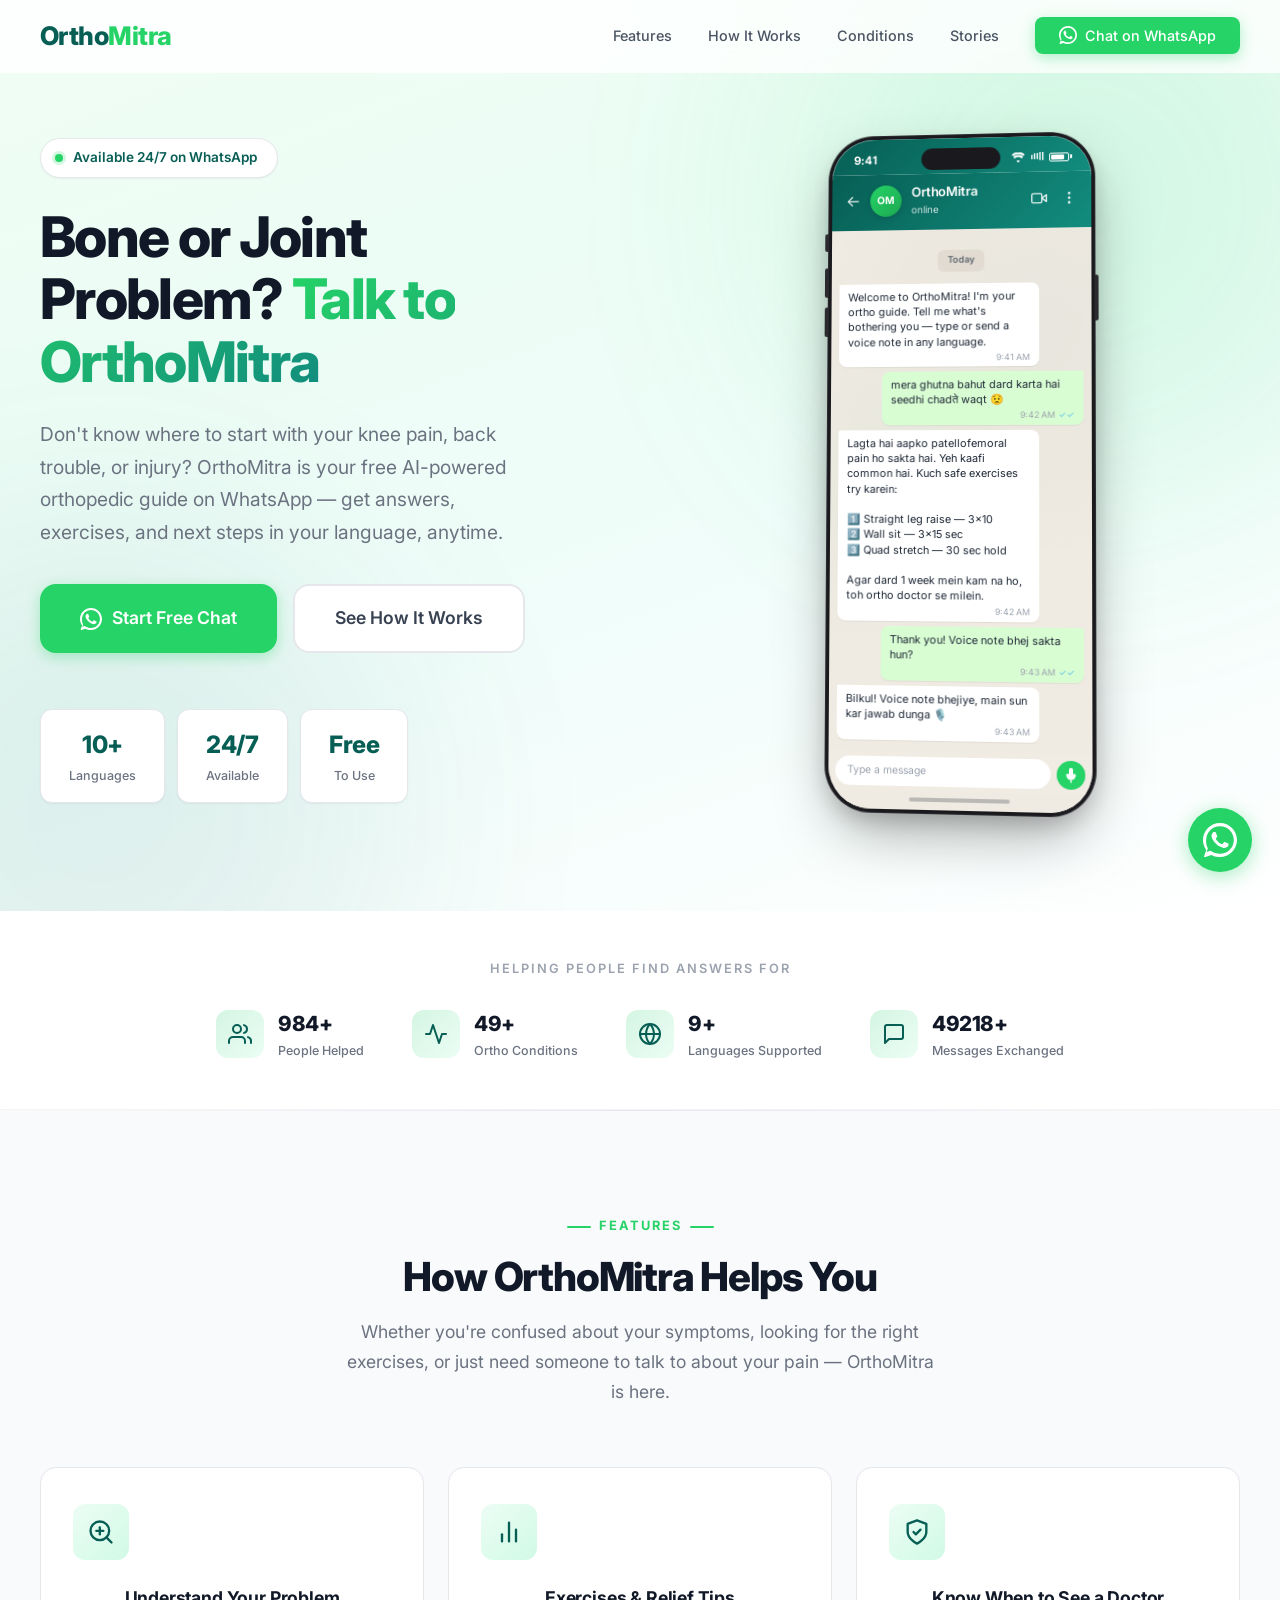
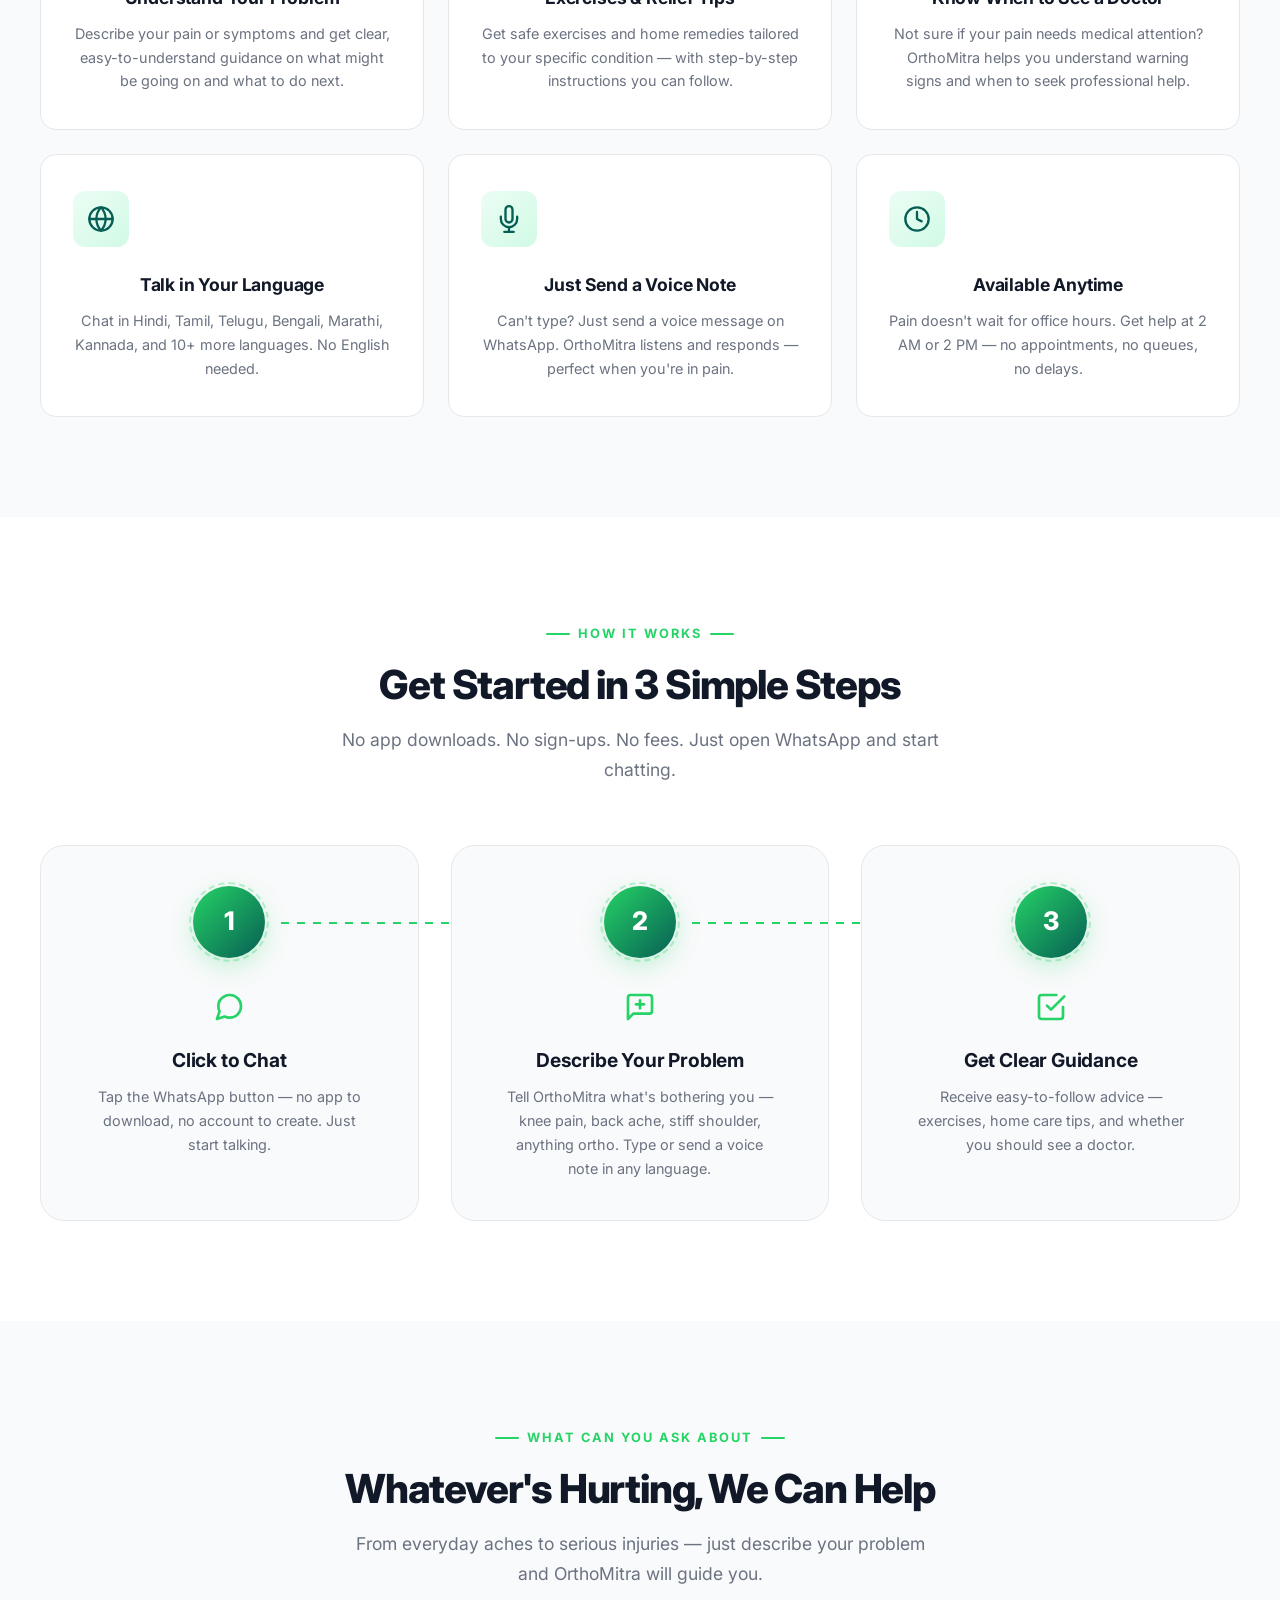
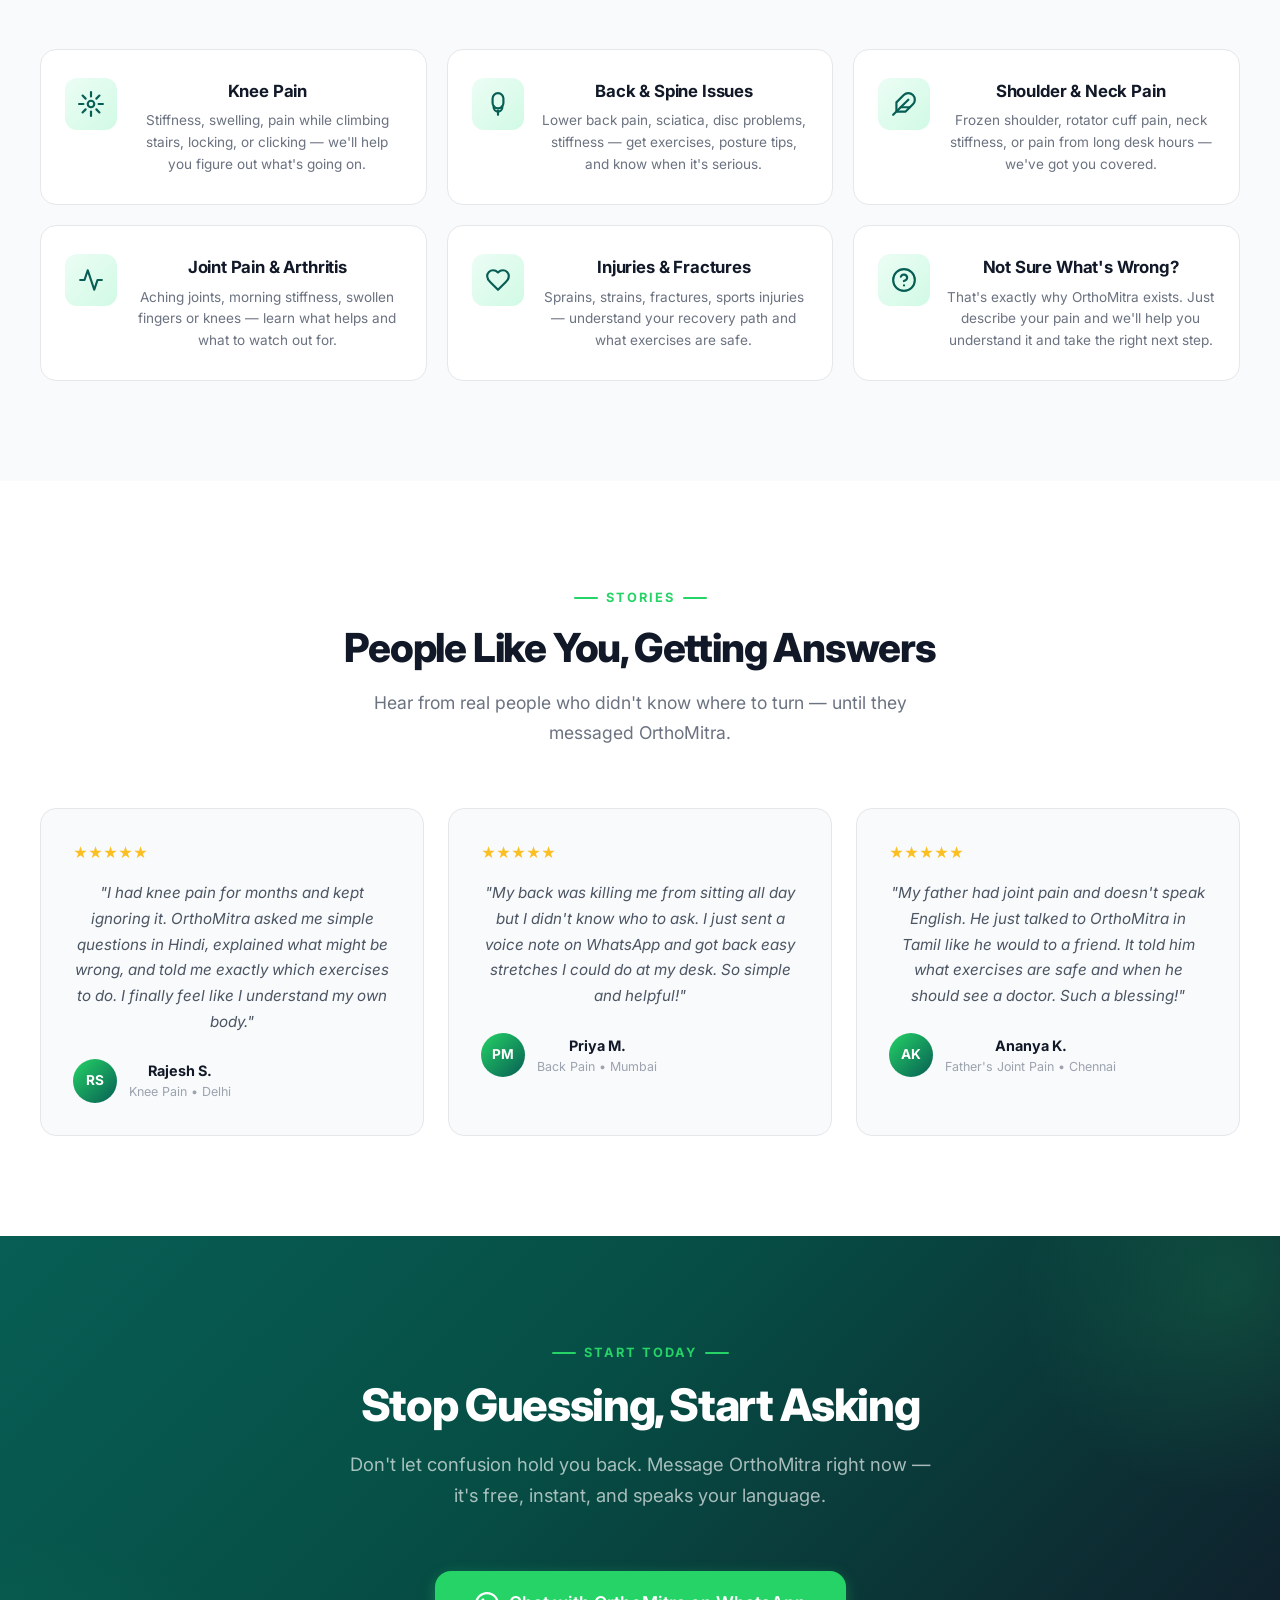
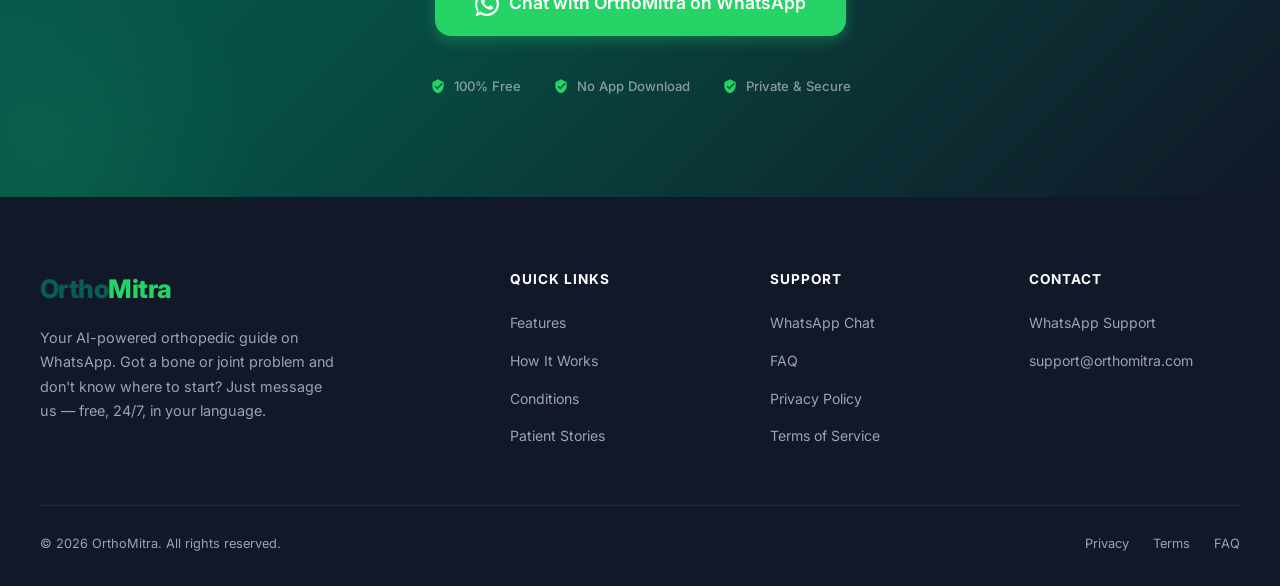
<file: index.html>
<!DOCTYPE html>
<html lang="en">
<head>
    <meta charset="UTF-8">
    <meta name="viewport" content="width=device-width, initial-scale=1.0">
    <title>OrthoMitra — Your Orthopedic Guide on WhatsApp</title>
    <meta name="description" content="Dealing with joint pain, back pain, or a bone injury and don't know where to start? OrthoMitra is your AI-powered orthopedic guide on WhatsApp — available 24/7, in 10+ languages, completely free.">
    <meta name="theme-color" content="#075E54">
    <meta property="og:title" content="OrthoMitra — Your Orthopedic Guide on WhatsApp">
    <meta property="og:description" content="Joint pain? Back trouble? Don't know who to ask? Chat with OrthoMitra on WhatsApp — free AI-powered orthopedic guidance, anytime, in your language.">
    <meta property="og:type" content="website">
    <link rel="icon" href="data:image/svg+xml,<svg xmlns='http://www.w3.org/2000/svg' viewBox='0 0 100 100'><text y='.9em' font-size='90'>🦴</text></svg>">
    <link rel="preconnect" href="https://fonts.googleapis.com">
    <link rel="preconnect" href="https://fonts.gstatic.com" crossorigin>
    <link href="https://fonts.googleapis.com/css2?family=Inter:wght@400;500;600;700;800&display=swap" rel="stylesheet">
    <link rel="stylesheet" href="css/style.css">
</head>
<body>

    <!-- Navbar -->
    <nav class="navbar">
        <div class="navbar-inner">
            <a href="#" class="logo">Ortho<span>Mitra</span></a>
            <ul class="nav-links" id="navLinks">
                <li><a href="#features">Features</a></li>
                <li><a href="#how-it-works">How It Works</a></li>
                <li><a href="#conditions">Conditions</a></li>
                <li><a href="#testimonials">Stories</a></li>
                <li><a href="#" class="nav-cta" id="navCtaBtn">
                    <svg width="18" height="18" viewBox="0 0 24 24" fill="currentColor" style="vertical-align: -3px; margin-right: 4px;"><path d="M17.472 14.382c-.297-.149-1.758-.867-2.03-.967-.273-.099-.471-.148-.67.15-.197.297-.767.966-.94 1.164-.173.199-.347.223-.644.075-.297-.15-1.255-.463-2.39-1.475-.883-.788-1.48-1.761-1.653-2.059-.173-.297-.018-.458.13-.606.134-.133.298-.347.446-.52.149-.174.198-.298.298-.497.099-.198.05-.371-.025-.52-.075-.149-.669-1.612-.916-2.207-.242-.579-.487-.5-.669-.51-.173-.008-.371-.01-.57-.01-.198 0-.52.074-.792.372-.272.297-1.04 1.016-1.04 2.479 0 1.462 1.065 2.875 1.213 3.074.149.198 2.096 3.2 5.077 4.487.709.306 1.262.489 1.694.625.712.227 1.36.195 1.871.118.571-.085 1.758-.719 2.006-1.413.248-.694.248-1.289.173-1.413-.074-.124-.272-.198-.57-.347z"/><path d="M12 0C5.373 0 0 5.373 0 12c0 2.625.846 5.059 2.284 7.034L.789 23.492a.5.5 0 00.611.611l4.458-1.495A11.96 11.96 0 0012 24c6.627 0 12-5.373 12-12S18.627 0 12 0zm0 21.75c-2.35 0-4.527-.7-6.35-1.902l-.45-.29-2.645.887.887-2.645-.29-.45A9.71 9.71 0 012.25 12c0-5.385 4.365-9.75 9.75-9.75s9.75 4.365 9.75 9.75-4.365 9.75-9.75 9.75z"/></svg>
                    Chat on WhatsApp
                </a></li>
            </ul>
            <button class="mobile-menu-btn" id="mobileMenuBtn" aria-label="Toggle menu">
                <span></span>
                <span></span>
                <span></span>
            </button>
        </div>
    </nav>

    <!-- Hero -->
    <section class="hero" id="hero">
        <div class="hero-bg-glow hero-bg-glow-1"></div>
        <div class="hero-bg-glow hero-bg-glow-2"></div>
        <div class="hero-inner">
            <div class="hero-content">
                <div class="hero-badge reveal">
                    <span class="hero-badge-dot"></span>
                    Available 24/7 on WhatsApp
                </div>
                <h1 class="reveal reveal-delay-1">Bone or Joint Problem? <span class="highlight">Talk to OrthoMitra</span></h1>
                <p class="hero-subtitle reveal reveal-delay-2">Don't know where to start with your knee pain, back trouble, or injury? OrthoMitra is your free AI-powered orthopedic guide on WhatsApp &mdash; get answers, exercises, and next steps in your language, anytime.</p>
                <div class="hero-buttons reveal reveal-delay-3">
                    <a href="#" class="btn btn-primary btn-lg" id="heroCtaBtn">
                        <svg width="22" height="22" viewBox="0 0 24 24" fill="currentColor"><path d="M17.472 14.382c-.297-.149-1.758-.867-2.03-.967-.273-.099-.471-.148-.67.15-.197.297-.767.966-.94 1.164-.173.199-.347.223-.644.075-.297-.15-1.255-.463-2.39-1.475-.883-.788-1.48-1.761-1.653-2.059-.173-.297-.018-.458.13-.606.134-.133.298-.347.446-.52.149-.174.198-.298.298-.497.099-.198.05-.371-.025-.52-.075-.149-.669-1.612-.916-2.207-.242-.579-.487-.5-.669-.51-.173-.008-.371-.01-.57-.01-.198 0-.52.074-.792.372-.272.297-1.04 1.016-1.04 2.479 0 1.462 1.065 2.875 1.213 3.074.149.198 2.096 3.2 5.077 4.487.709.306 1.262.489 1.694.625.712.227 1.36.195 1.871.118.571-.085 1.758-.719 2.006-1.413.248-.694.248-1.289.173-1.413-.074-.124-.272-.198-.57-.347z"/><path d="M12 0C5.373 0 0 5.373 0 12c0 2.625.846 5.059 2.284 7.034L.789 23.492a.5.5 0 00.611.611l4.458-1.495A11.96 11.96 0 0012 24c6.627 0 12-5.373 12-12S18.627 0 12 0zm0 21.75c-2.35 0-4.527-.7-6.35-1.902l-.45-.29-2.645.887.887-2.645-.29-.45A9.71 9.71 0 012.25 12c0-5.385 4.365-9.75 9.75-9.75s9.75 4.365 9.75 9.75-4.365 9.75-9.75 9.75z"/></svg>
                        Start Free Chat
                    </a>
                    <a href="#how-it-works" class="btn btn-secondary btn-lg">See How It Works</a>
                </div>
                <div class="hero-stats reveal reveal-delay-4">
                    <div class="hero-stat">
                        <div class="hero-stat-value">10+</div>
                        <div class="hero-stat-label">Languages</div>
                    </div>
                    <div class="hero-stat">
                        <div class="hero-stat-value">24/7</div>
                        <div class="hero-stat-label">Available</div>
                    </div>
                    <div class="hero-stat">
                        <div class="hero-stat-value">Free</div>
                        <div class="hero-stat-label">To Use</div>
                    </div>
                </div>
            </div>
            <div class="phone-mockup reveal reveal-delay-2">
                <div class="phone-mockup-glow"></div>
                <div class="phone">
                    <div class="phone-frame-btn phone-frame-btn-silent"></div>
                    <div class="phone-frame-btn phone-frame-btn-volup"></div>
                    <div class="phone-frame-btn phone-frame-btn-voldown"></div>
                    <div class="phone-frame-btn phone-frame-btn-power"></div>
                    <div class="phone-screen">
                        <div class="phone-dynamic-island"></div>
                        <div class="phone-status-bar">
                            <span class="phone-status-time">9:41</span>
                            <div class="phone-status-icons">
                                <svg width="16" height="11" viewBox="0 0 16 11" fill="currentColor"><path d="M8 1.7C5.8 1.7 3.8 2.6 2.3 4.1L0.5 2.3C2.5 0.3 5.1-0.8 8-0.8s5.5 1.1 7.5 3.1L13.7 4.1C12.2 2.6 10.2 1.7 8 1.7zM8 5.3c-1.5 0-2.9 0.6-3.9 1.6L2.3 5.1C3.8 3.6 5.8 2.7 8 2.7s4.2 0.9 5.7 2.4L11.9 6.9C10.9 5.9 9.5 5.3 8 5.3zM8 8.9c-0.8 0-1.5 0.3-2 0.8L8 11.8l2-2.1C9.5 9.2 8.8 8.9 8 8.9z"/></svg>
                                <svg width="15" height="11" viewBox="0 0 15 11" fill="currentColor"><path d="M1 3h1.5v5H1V3zm3-1.5h1.5v6.5H4V1.5zM7 1h1.5v7H7V1zm3-1h1.5v9h-1.5V0zm3 0h1.5v9H13V0z"/></svg>
                                <div class="phone-battery"><div class="phone-battery-fill"></div></div>
                            </div>
                        </div>
                    <div class="phone-header">
                        <span class="phone-back-arrow">&larr;</span>
                        <div class="phone-avatar">OM</div>
                        <div class="phone-header-text">
                            <div class="phone-header-name">OrthoMitra</div>
                            <div class="phone-header-status">online</div>
                        </div>
                        <div class="phone-header-actions">
                            <svg width="16" height="16" viewBox="0 0 24 24" fill="none" stroke="currentColor" stroke-width="2" stroke-linecap="round" stroke-linejoin="round"><polygon points="23 7 16 12 23 17 23 7"/><rect x="1" y="5" width="15" height="14" rx="2" ry="2"/></svg>
                            <svg width="16" height="16" viewBox="0 0 24 24" fill="none" stroke="currentColor" stroke-width="2" stroke-linecap="round" stroke-linejoin="round"><circle cx="12" cy="5" r="1"/><circle cx="12" cy="12" r="1"/><circle cx="12" cy="19" r="1"/></svg>
                        </div>
                    </div>
                    <div class="phone-chat">
                        <div class="chat-date-divider"><span>Today</span></div>
                        <div class="chat-bubble received">
                            Welcome to OrthoMitra! I'm your ortho guide. Tell me what's bothering you — type or send a voice note in any language.
                            <div class="chat-meta"><span class="chat-time">9:41 AM</span></div>
                        </div>
                        <div class="chat-bubble sent">
                            mera ghutna bahut dard karta hai seedhi chadते waqt 😟
                            <div class="chat-meta"><span class="chat-time">9:42 AM</span> <span class="chat-check">&#10003;&#10003;</span></div>
                        </div>
                        <div class="chat-bubble received">
                            Lagta hai aapko patellofemoral pain ho sakta hai. Yeh kaafi common hai. Kuch safe exercises try karein:
                            <br><br>
                            1️⃣ Straight leg raise — 3&times;10<br>
                            2️⃣ Wall sit — 3&times;15 sec<br>
                            3️⃣ Quad stretch — 30 sec hold
                            <br><br>
                            Agar dard 1 week mein kam na ho, toh ortho doctor se milein.
                            <div class="chat-meta"><span class="chat-time">9:42 AM</span></div>
                        </div>
                        <div class="chat-bubble sent">
                            Thank you! Voice note bhej sakta hun?
                            <div class="chat-meta"><span class="chat-time">9:43 AM</span> <span class="chat-check">&#10003;&#10003;</span></div>
                        </div>
                        <div class="chat-bubble received">
                            Bilkul! Voice note bhejiye, main sun kar jawab dunga 🎙️
                            <div class="chat-meta"><span class="chat-time">9:43 AM</span></div>
                        </div>
                    </div>
                    <div class="phone-input-bar">
                        <div class="phone-input">Type a message</div>
                        <div class="phone-input-mic">
                            <svg width="16" height="16" viewBox="0 0 24 24" fill="currentColor"><path d="M12 1a3 3 0 0 0-3 3v8a3 3 0 0 0 6 0V4a3 3 0 0 0-3-3z"/><path d="M19 10v2a7 7 0 0 1-14 0v-2"/><line x1="12" y1="19" x2="12" y2="23" stroke="currentColor" stroke-width="2"/></svg>
                        </div>
                    </div>
                    <div class="phone-home-indicator"></div>
                    </div>
                </div>
            </div>
        </div>
    </section>

    <!-- Trusted By -->
    <section class="trusted-by">
        <div class="trusted-by-inner">
            <div class="trusted-by-label reveal">Helping people find answers for</div>
            <div class="trusted-by-stats reveal reveal-delay-1">
                <div class="trusted-stat">
                    <div class="trusted-stat-icon">
                        <svg width="24" height="24" viewBox="0 0 24 24" fill="none" stroke="var(--teal)" stroke-width="2" stroke-linecap="round" stroke-linejoin="round"><path d="M17 21v-2a4 4 0 0 0-4-4H5a4 4 0 0 0-4 4v2"/><circle cx="9" cy="7" r="4"/><path d="M23 21v-2a4 4 0 0 0-3-3.87"/><path d="M16 3.13a4 4 0 0 1 0 7.75"/></svg>
                    </div>
                    <div class="trusted-stat-text">
                        <div class="trusted-stat-value" data-count="1000" data-suffix="+">0</div>
                        <div class="trusted-stat-label">People Helped</div>
                    </div>
                </div>
                <div class="trusted-stat">
                    <div class="trusted-stat-icon">
                        <svg width="24" height="24" viewBox="0 0 24 24" fill="none" stroke="var(--teal)" stroke-width="2" stroke-linecap="round" stroke-linejoin="round"><path d="M22 12h-4l-3 9L9 3l-3 9H2"/></svg>
                    </div>
                    <div class="trusted-stat-text">
                        <div class="trusted-stat-value" data-count="50" data-suffix="+">0</div>
                        <div class="trusted-stat-label">Ortho Conditions</div>
                    </div>
                </div>
                <div class="trusted-stat">
                    <div class="trusted-stat-icon">
                        <svg width="24" height="24" viewBox="0 0 24 24" fill="none" stroke="var(--teal)" stroke-width="2" stroke-linecap="round" stroke-linejoin="round"><circle cx="12" cy="12" r="10"/><line x1="2" y1="12" x2="22" y2="12"/><path d="M12 2a15.3 15.3 0 0 1 4 10 15.3 15.3 0 0 1-4 10 15.3 15.3 0 0 1-4-10 15.3 15.3 0 0 1 4-10z"/></svg>
                    </div>
                    <div class="trusted-stat-text">
                        <div class="trusted-stat-value" data-count="10" data-suffix="+">0</div>
                        <div class="trusted-stat-label">Languages Supported</div>
                    </div>
                </div>
                <div class="trusted-stat">
                    <div class="trusted-stat-icon">
                        <svg width="24" height="24" viewBox="0 0 24 24" fill="none" stroke="var(--teal)" stroke-width="2" stroke-linecap="round" stroke-linejoin="round"><path d="M21 15a2 2 0 0 1-2 2H7l-4 4V5a2 2 0 0 1 2-2h14a2 2 0 0 1 2 2z"/></svg>
                    </div>
                    <div class="trusted-stat-text">
                        <div class="trusted-stat-value" data-count="50000" data-suffix="+">0</div>
                        <div class="trusted-stat-label">Messages Exchanged</div>
                    </div>
                </div>
            </div>
        </div>
    </section>

    <!-- Features -->
    <section class="section features" id="features">
        <div class="section-inner section-center">
            <span class="section-label reveal">Features</span>
            <h2 class="section-title reveal">How OrthoMitra Helps You</h2>
            <p class="section-subtitle reveal">Whether you're confused about your symptoms, looking for the right exercises, or just need someone to talk to about your pain &mdash; OrthoMitra is here.</p>
            <div class="features-grid">
                <div class="feature-card reveal">
                    <div class="feature-icon">
                        <svg width="28" height="28" viewBox="0 0 24 24" fill="none" stroke="var(--teal)" stroke-width="2" stroke-linecap="round" stroke-linejoin="round"><circle cx="11" cy="11" r="8"/><line x1="21" y1="21" x2="16.65" y2="16.65"/><line x1="11" y1="8" x2="11" y2="14"/><line x1="8" y1="11" x2="14" y2="11"/></svg>
                    </div>
                    <h3>Understand Your Problem</h3>
                    <p>Describe your pain or symptoms and get clear, easy-to-understand guidance on what might be going on and what to do next.</p>
                </div>
                <div class="feature-card reveal reveal-delay-1">
                    <div class="feature-icon">
                        <svg width="28" height="28" viewBox="0 0 24 24" fill="none" stroke="var(--teal)" stroke-width="2" stroke-linecap="round" stroke-linejoin="round"><path d="M18 20V10"/><path d="M12 20V4"/><path d="M6 20v-6"/></svg>
                    </div>
                    <h3>Exercises &amp; Relief Tips</h3>
                    <p>Get safe exercises and home remedies tailored to your specific condition — with step-by-step instructions you can follow.</p>
                </div>
                <div class="feature-card reveal reveal-delay-2">
                    <div class="feature-icon">
                        <svg width="28" height="28" viewBox="0 0 24 24" fill="none" stroke="var(--teal)" stroke-width="2" stroke-linecap="round" stroke-linejoin="round"><path d="M12 22s8-4 8-10V5l-8-3-8 3v7c0 6 8 10 8 10z"/><path d="M9 12l2 2 4-4"/></svg>
                    </div>
                    <h3>Know When to See a Doctor</h3>
                    <p>Not sure if your pain needs medical attention? OrthoMitra helps you understand warning signs and when to seek professional help.</p>
                </div>
                <div class="feature-card reveal reveal-delay-1">
                    <div class="feature-icon">
                        <svg width="28" height="28" viewBox="0 0 24 24" fill="none" stroke="var(--teal)" stroke-width="2" stroke-linecap="round" stroke-linejoin="round"><circle cx="12" cy="12" r="10"/><line x1="2" y1="12" x2="22" y2="12"/><path d="M12 2a15.3 15.3 0 0 1 4 10 15.3 15.3 0 0 1-4 10 15.3 15.3 0 0 1-4-10 15.3 15.3 0 0 1 4-10z"/></svg>
                    </div>
                    <h3>Talk in Your Language</h3>
                    <p>Chat in Hindi, Tamil, Telugu, Bengali, Marathi, Kannada, and 10+ more languages. No English needed.</p>
                </div>
                <div class="feature-card reveal reveal-delay-2">
                    <div class="feature-icon">
                        <svg width="28" height="28" viewBox="0 0 24 24" fill="none" stroke="var(--teal)" stroke-width="2" stroke-linecap="round" stroke-linejoin="round"><path d="M12 1a3 3 0 0 0-3 3v8a3 3 0 0 0 6 0V4a3 3 0 0 0-3-3z"/><path d="M19 10v2a7 7 0 0 1-14 0v-2"/><line x1="12" y1="19" x2="12" y2="23"/><line x1="8" y1="23" x2="16" y2="23"/></svg>
                    </div>
                    <h3>Just Send a Voice Note</h3>
                    <p>Can't type? Just send a voice message on WhatsApp. OrthoMitra listens and responds — perfect when you're in pain.</p>
                </div>
                <div class="feature-card reveal reveal-delay-3">
                    <div class="feature-icon">
                        <svg width="28" height="28" viewBox="0 0 24 24" fill="none" stroke="var(--teal)" stroke-width="2" stroke-linecap="round" stroke-linejoin="round"><circle cx="12" cy="12" r="10"/><polyline points="12 6 12 12 16 14"/></svg>
                    </div>
                    <h3>Available Anytime</h3>
                    <p>Pain doesn't wait for office hours. Get help at 2 AM or 2 PM — no appointments, no queues, no delays.</p>
                </div>
            </div>
        </div>
    </section>

    <!-- How It Works -->
    <section class="section how-it-works" id="how-it-works">
        <div class="section-inner section-center">
            <span class="section-label reveal">How It Works</span>
            <h2 class="section-title reveal">Get Started in 3 Simple Steps</h2>
            <p class="section-subtitle reveal">No app downloads. No sign-ups. No fees. Just open WhatsApp and start chatting.</p>
            <div class="steps">
                <div class="step reveal">
                    <div class="step-number">1</div>
                    <div class="step-connector-line"></div>
                    <div class="step-icon">
                        <svg width="32" height="32" viewBox="0 0 24 24" fill="none" stroke="var(--green)" stroke-width="2" stroke-linecap="round" stroke-linejoin="round"><path d="M21 11.5a8.38 8.38 0 0 1-.9 3.8 8.5 8.5 0 0 1-7.6 4.7 8.38 8.38 0 0 1-3.8-.9L3 21l1.9-5.7a8.38 8.38 0 0 1-.9-3.8 8.5 8.5 0 0 1 4.7-7.6 8.38 8.38 0 0 1 3.8-.9h.5a8.48 8.48 0 0 1 8 8v.5z"/></svg>
                    </div>
                    <h3>Click to Chat</h3>
                    <p>Tap the WhatsApp button — no app to download, no account to create. Just start talking.</p>
                </div>
                <div class="step reveal reveal-delay-2">
                    <div class="step-number">2</div>
                    <div class="step-connector-line"></div>
                    <div class="step-icon">
                        <svg width="32" height="32" viewBox="0 0 24 24" fill="none" stroke="var(--green)" stroke-width="2" stroke-linecap="round" stroke-linejoin="round"><path d="M21 15a2 2 0 0 1-2 2H7l-4 4V5a2 2 0 0 1 2-2h14a2 2 0 0 1 2 2z"/><line x1="9" y1="10" x2="15" y2="10"/><line x1="12" y1="7" x2="12" y2="13"/></svg>
                    </div>
                    <h3>Describe Your Problem</h3>
                    <p>Tell OrthoMitra what's bothering you — knee pain, back ache, stiff shoulder, anything ortho. Type or send a voice note in any language.</p>
                </div>
                <div class="step reveal reveal-delay-4">
                    <div class="step-number">3</div>
                    <div class="step-connector-line"></div>
                    <div class="step-icon">
                        <svg width="32" height="32" viewBox="0 0 24 24" fill="none" stroke="var(--green)" stroke-width="2" stroke-linecap="round" stroke-linejoin="round"><polyline points="9 11 12 14 22 4"/><path d="M21 12v7a2 2 0 0 1-2 2H5a2 2 0 0 1-2-2V5a2 2 0 0 1 2-2h11"/></svg>
                    </div>
                    <h3>Get Clear Guidance</h3>
                    <p>Receive easy-to-follow advice — exercises, home care tips, and whether you should see a doctor.</p>
                </div>
            </div>
        </div>
    </section>

    <!-- Conditions -->
    <section class="section conditions" id="conditions">
        <div class="section-inner section-center">
            <span class="section-label reveal">What Can You Ask About</span>
            <h2 class="section-title reveal">Whatever's Hurting, We Can Help</h2>
            <p class="section-subtitle reveal">From everyday aches to serious injuries &mdash; just describe your problem and OrthoMitra will guide you.</p>
            <div class="conditions-grid">
                <div class="condition-card reveal">
                    <div class="condition-icon">
                        <svg width="26" height="26" viewBox="0 0 24 24" fill="none" stroke="var(--teal)" stroke-width="2" stroke-linecap="round" stroke-linejoin="round"><circle cx="12" cy="12" r="3"/><path d="M12 1v4"/><path d="M12 19v4"/><path d="M4.22 4.22l2.83 2.83"/><path d="M16.95 16.95l2.83 2.83"/><path d="M1 12h4"/><path d="M19 12h4"/><path d="M4.22 19.78l2.83-2.83"/><path d="M16.95 7.05l2.83-2.83"/></svg>
                    </div>
                    <div>
                        <h3>Knee Pain</h3>
                        <p>Stiffness, swelling, pain while climbing stairs, locking, or clicking &mdash; we'll help you figure out what's going on.</p>
                    </div>
                </div>
                <div class="condition-card reveal reveal-delay-1">
                    <div class="condition-icon">
                        <svg width="26" height="26" viewBox="0 0 24 24" fill="none" stroke="var(--teal)" stroke-width="2" stroke-linecap="round" stroke-linejoin="round"><path d="M12 2a5 5 0 0 1 5 5v4a5 5 0 0 1-10 0V7a5 5 0 0 1 5-5z"/><path d="M8 14v1a4 4 0 0 0 8 0v-1"/><line x1="12" y1="18" x2="12" y2="22"/></svg>
                    </div>
                    <div>
                        <h3>Back &amp; Spine Issues</h3>
                        <p>Lower back pain, sciatica, disc problems, stiffness &mdash; get exercises, posture tips, and know when it's serious.</p>
                    </div>
                </div>
                <div class="condition-card reveal reveal-delay-2">
                    <div class="condition-icon">
                        <svg width="26" height="26" viewBox="0 0 24 24" fill="none" stroke="var(--teal)" stroke-width="2" stroke-linecap="round" stroke-linejoin="round"><path d="M20.24 12.24a6 6 0 0 0-8.49-8.49L5 10.5V19h8.5z"/><line x1="16" y1="8" x2="2" y2="22"/><line x1="17.5" y1="15" x2="9" y2="15"/></svg>
                    </div>
                    <div>
                        <h3>Shoulder &amp; Neck Pain</h3>
                        <p>Frozen shoulder, rotator cuff pain, neck stiffness, or pain from long desk hours &mdash; we've got you covered.</p>
                    </div>
                </div>
                <div class="condition-card reveal reveal-delay-1">
                    <div class="condition-icon">
                        <svg width="26" height="26" viewBox="0 0 24 24" fill="none" stroke="var(--teal)" stroke-width="2" stroke-linecap="round" stroke-linejoin="round"><path d="M22 12h-4l-3 9L9 3l-3 9H2"/></svg>
                    </div>
                    <div>
                        <h3>Joint Pain &amp; Arthritis</h3>
                        <p>Aching joints, morning stiffness, swollen fingers or knees &mdash; learn what helps and what to watch out for.</p>
                    </div>
                </div>
                <div class="condition-card reveal reveal-delay-2">
                    <div class="condition-icon">
                        <svg width="26" height="26" viewBox="0 0 24 24" fill="none" stroke="var(--teal)" stroke-width="2" stroke-linecap="round" stroke-linejoin="round"><path d="M19 14c1.49-1.46 3-3.21 3-5.5A5.5 5.5 0 0 0 16.5 3c-1.76 0-3 .5-4.5 2-1.5-1.5-2.74-2-4.5-2A5.5 5.5 0 0 0 2 8.5c0 2.3 1.5 4.05 3 5.5l7 7z"/></svg>
                    </div>
                    <div>
                        <h3>Injuries &amp; Fractures</h3>
                        <p>Sprains, strains, fractures, sports injuries &mdash; understand your recovery path and what exercises are safe.</p>
                    </div>
                </div>
                <div class="condition-card reveal reveal-delay-3">
                    <div class="condition-icon">
                        <svg width="26" height="26" viewBox="0 0 24 24" fill="none" stroke="var(--teal)" stroke-width="2" stroke-linecap="round" stroke-linejoin="round"><circle cx="12" cy="12" r="10"/><path d="M9.09 9a3 3 0 0 1 5.83 1c0 2-3 3-3 3"/><line x1="12" y1="17" x2="12.01" y2="17"/></svg>
                    </div>
                    <div>
                        <h3>Not Sure What's Wrong?</h3>
                        <p>That's exactly why OrthoMitra exists. Just describe your pain and we'll help you understand it and take the right next step.</p>
                    </div>
                </div>
            </div>
        </div>
    </section>

    <!-- Testimonials -->
    <section class="section testimonials" id="testimonials">
        <div class="section-inner section-center">
            <span class="section-label reveal">Stories</span>
            <h2 class="section-title reveal">People Like You, Getting Answers</h2>
            <p class="section-subtitle reveal">Hear from real people who didn't know where to turn &mdash; until they messaged OrthoMitra.</p>
            <div class="testimonials-grid">
                <div class="testimonial-card reveal">
                    <div class="testimonial-stars">&#9733;&#9733;&#9733;&#9733;&#9733;</div>
                    <p class="testimonial-text">"I had knee pain for months and kept ignoring it. OrthoMitra asked me simple questions in Hindi, explained what might be wrong, and told me exactly which exercises to do. I finally feel like I understand my own body."</p>
                    <div class="testimonial-author">
                        <div class="testimonial-avatar">RS</div>
                        <div>
                            <div class="testimonial-author-name">Rajesh S.</div>
                            <div class="testimonial-author-detail">Knee Pain &bull; Delhi</div>
                        </div>
                    </div>
                </div>
                <div class="testimonial-card reveal reveal-delay-1">
                    <div class="testimonial-stars">&#9733;&#9733;&#9733;&#9733;&#9733;</div>
                    <p class="testimonial-text">"My back was killing me from sitting all day but I didn't know who to ask. I just sent a voice note on WhatsApp and got back easy stretches I could do at my desk. So simple and helpful!"</p>
                    <div class="testimonial-author">
                        <div class="testimonial-avatar">PM</div>
                        <div>
                            <div class="testimonial-author-name">Priya M.</div>
                            <div class="testimonial-author-detail">Back Pain &bull; Mumbai</div>
                        </div>
                    </div>
                </div>
                <div class="testimonial-card reveal reveal-delay-2">
                    <div class="testimonial-stars">&#9733;&#9733;&#9733;&#9733;&#9733;</div>
                    <p class="testimonial-text">"My father had joint pain and doesn't speak English. He just talked to OrthoMitra in Tamil like he would to a friend. It told him what exercises are safe and when he should see a doctor. Such a blessing!"</p>
                    <div class="testimonial-author">
                        <div class="testimonial-avatar">AK</div>
                        <div>
                            <div class="testimonial-author-name">Ananya K.</div>
                            <div class="testimonial-author-detail">Father's Joint Pain &bull; Chennai</div>
                        </div>
                    </div>
                </div>
            </div>
        </div>
    </section>

    <!-- CTA -->
    <section class="section cta-section">
        <div class="section-inner section-center">
            <span class="section-label reveal" style="color: var(--green);">Start Today</span>
            <h2 class="section-title reveal">Stop Guessing, Start Asking</h2>
            <p class="section-subtitle reveal">Don't let confusion hold you back. Message OrthoMitra right now &mdash; it's free, instant, and speaks your language.</p>
            <div class="reveal reveal-delay-1">
                <a href="#" class="btn btn-primary btn-lg" id="ctaBtn">
                    <svg width="24" height="24" viewBox="0 0 24 24" fill="currentColor"><path d="M17.472 14.382c-.297-.149-1.758-.867-2.03-.967-.273-.099-.471-.148-.67.15-.197.297-.767.966-.94 1.164-.173.199-.347.223-.644.075-.297-.15-1.255-.463-2.39-1.475-.883-.788-1.48-1.761-1.653-2.059-.173-.297-.018-.458.13-.606.134-.133.298-.347.446-.52.149-.174.198-.298.298-.497.099-.198.05-.371-.025-.52-.075-.149-.669-1.612-.916-2.207-.242-.579-.487-.5-.669-.51-.173-.008-.371-.01-.57-.01-.198 0-.52.074-.792.372-.272.297-1.04 1.016-1.04 2.479 0 1.462 1.065 2.875 1.213 3.074.149.198 2.096 3.2 5.077 4.487.709.306 1.262.489 1.694.625.712.227 1.36.195 1.871.118.571-.085 1.758-.719 2.006-1.413.248-.694.248-1.289.173-1.413-.074-.124-.272-.198-.57-.347z"/><path d="M12 0C5.373 0 0 5.373 0 12c0 2.625.846 5.059 2.284 7.034L.789 23.492a.5.5 0 00.611.611l4.458-1.495A11.96 11.96 0 0012 24c6.627 0 12-5.373 12-12S18.627 0 12 0zm0 21.75c-2.35 0-4.527-.7-6.35-1.902l-.45-.29-2.645.887.887-2.645-.29-.45A9.71 9.71 0 012.25 12c0-5.385 4.365-9.75 9.75-9.75s9.75 4.365 9.75 9.75-4.365 9.75-9.75 9.75z"/></svg>
                    Chat with OrthoMitra on WhatsApp
                </a>
            </div>
            <div class="cta-trust-badges reveal reveal-delay-2">
                <div class="cta-trust-badge">
                    <svg viewBox="0 0 24 24"><path d="M12 2L3.5 6.5v5.5c0 5 3.58 9.67 8.5 10.8 4.92-1.13 8.5-5.8 8.5-10.8V6.5L12 2zm-1 15l-4-4 1.41-1.41L11 14.17l6.59-6.59L19 9l-8 8z"/></svg>
                    100% Free
                </div>
                <div class="cta-trust-badge">
                    <svg viewBox="0 0 24 24"><path d="M12 2L3.5 6.5v5.5c0 5 3.58 9.67 8.5 10.8 4.92-1.13 8.5-5.8 8.5-10.8V6.5L12 2zm-1 15l-4-4 1.41-1.41L11 14.17l6.59-6.59L19 9l-8 8z"/></svg>
                    No App Download
                </div>
                <div class="cta-trust-badge">
                    <svg viewBox="0 0 24 24"><path d="M12 2L3.5 6.5v5.5c0 5 3.58 9.67 8.5 10.8 4.92-1.13 8.5-5.8 8.5-10.8V6.5L12 2zm-1 15l-4-4 1.41-1.41L11 14.17l6.59-6.59L19 9l-8 8z"/></svg>
                    Private &amp; Secure
                </div>
            </div>
        </div>
    </section>

    <!-- Footer -->
    <footer class="footer">
        <div class="footer-inner">
            <div class="footer-grid">
                <div class="footer-brand">
                    <div class="logo">Ortho<span>Mitra</span></div>
                    <p>Your AI-powered orthopedic guide on WhatsApp. Got a bone or joint problem and don't know where to start? Just message us &mdash; free, 24/7, in your language.</p>
                </div>
                <div>
                    <h4>Quick Links</h4>
                    <ul class="footer-links">
                        <li><a href="#features">Features</a></li>
                        <li><a href="#how-it-works">How It Works</a></li>
                        <li><a href="#conditions">Conditions</a></li>
                        <li><a href="#testimonials">Patient Stories</a></li>
                    </ul>
                </div>
                <div>
                    <h4>Support</h4>
                    <ul class="footer-links">
                        <li><a href="#" id="footerWhatsappLink">WhatsApp Chat</a></li>
                        <li><a href="faq.html">FAQ</a></li>
                        <li><a href="privacy.html">Privacy Policy</a></li>
                        <li><a href="terms.html">Terms of Service</a></li>
                    </ul>
                </div>
                <div>
                    <h4>Contact</h4>
                    <ul class="footer-links">
                        <li><a href="#" id="footerPhoneLink">WhatsApp Support</a></li>
                        <li><a href="mailto:support@orthomitra.com">support@orthomitra.com</a></li>
                    </ul>
                </div>
            </div>
            <div class="footer-bottom">
                <span>&copy; 2026 OrthoMitra. All rights reserved.</span>
                <div class="footer-bottom-links">
                    <a href="privacy.html">Privacy</a>
                    <a href="terms.html">Terms</a>
                    <a href="faq.html">FAQ</a>
                </div>
            </div>
        </div>
    </footer>

    <!-- Floating WhatsApp Button -->
    <a href="#" class="whatsapp-float" id="whatsappFloat" aria-label="Chat on WhatsApp">
        <span class="whatsapp-float-tooltip">Chat with us!</span>
        <svg viewBox="0 0 24 24"><path d="M17.472 14.382c-.297-.149-1.758-.867-2.03-.967-.273-.099-.471-.148-.67.15-.197.297-.767.966-.94 1.164-.173.199-.347.223-.644.075-.297-.15-1.255-.463-2.39-1.475-.883-.788-1.48-1.761-1.653-2.059-.173-.297-.018-.458.13-.606.134-.133.298-.347.446-.52.149-.174.198-.298.298-.497.099-.198.05-.371-.025-.52-.075-.149-.669-1.612-.916-2.207-.242-.579-.487-.5-.669-.51-.173-.008-.371-.01-.57-.01-.198 0-.52.074-.792.372-.272.297-1.04 1.016-1.04 2.479 0 1.462 1.065 2.875 1.213 3.074.149.198 2.096 3.2 5.077 4.487.709.306 1.262.489 1.694.625.712.227 1.36.195 1.871.118.571-.085 1.758-.719 2.006-1.413.248-.694.248-1.289.173-1.413-.074-.124-.272-.198-.57-.347z"/><path d="M12 0C5.373 0 0 5.373 0 12c0 2.625.846 5.059 2.284 7.034L.789 23.492a.5.5 0 00.611.611l4.458-1.495A11.96 11.96 0 0012 24c6.627 0 12-5.373 12-12S18.627 0 12 0zm0 21.75c-2.35 0-4.527-.7-6.35-1.902l-.45-.29-2.645.887.887-2.645-.29-.45A9.71 9.71 0 012.25 12c0-5.385 4.365-9.75 9.75-9.75s9.75 4.365 9.75 9.75-4.365 9.75-9.75 9.75z"/></svg>
    </a>

    <script src="js/main.js"></script>
</body>
</html>
</file>
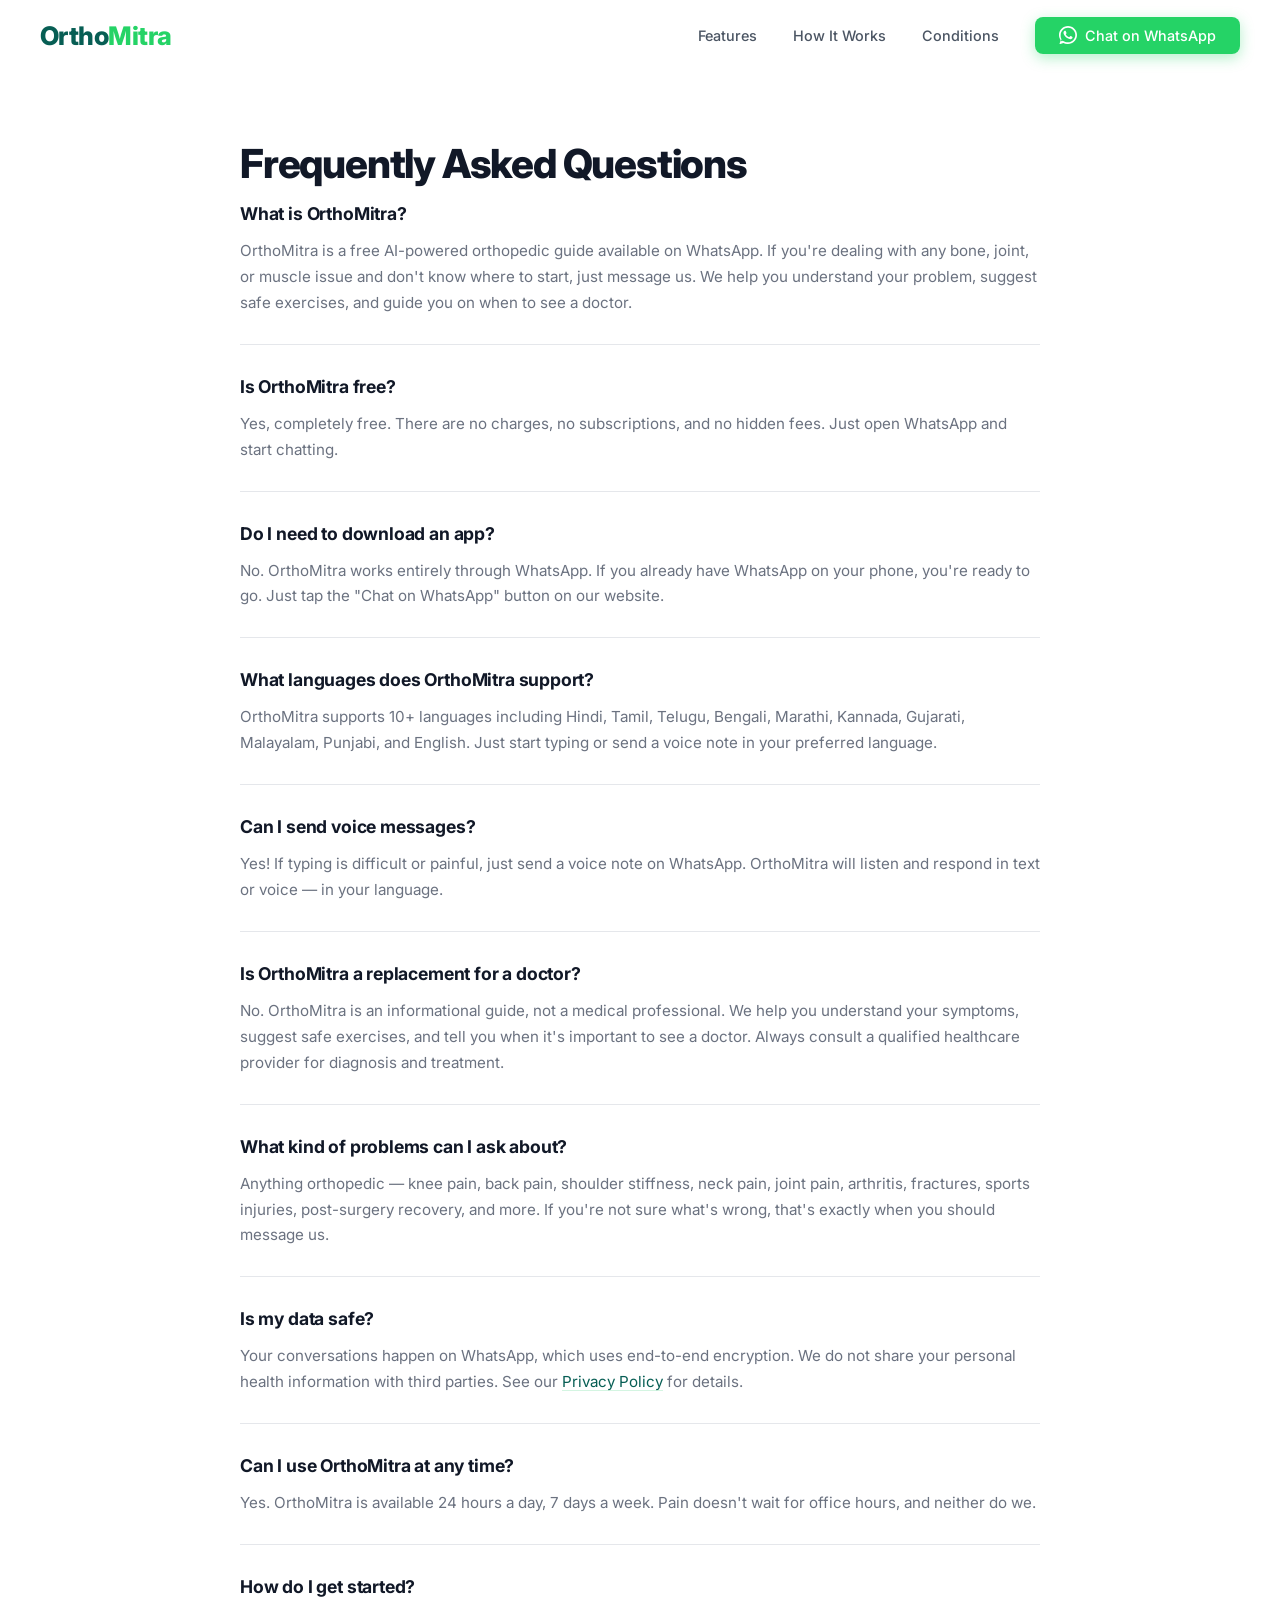
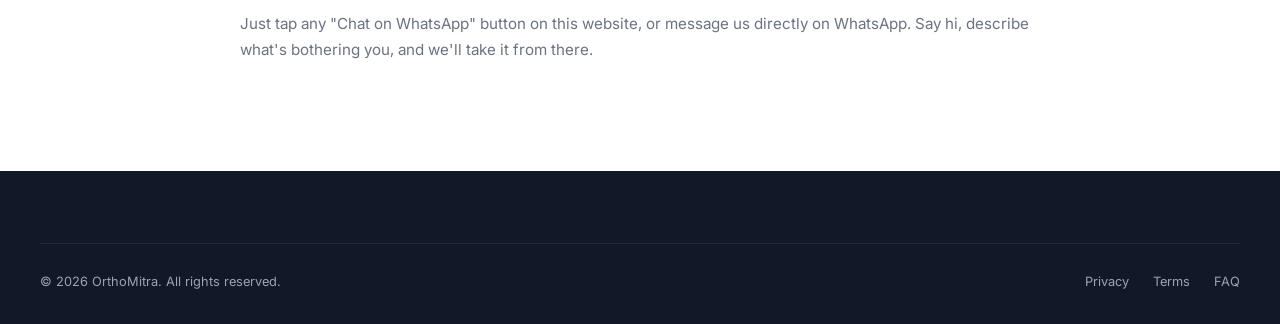
<file: faq.html>
<!DOCTYPE html>
<html lang="en">
<head>
    <meta charset="UTF-8">
    <meta name="viewport" content="width=device-width, initial-scale=1.0">
    <title>FAQ — OrthoMitra</title>
    <meta name="description" content="Frequently asked questions about OrthoMitra — your AI-powered orthopedic guide on WhatsApp.">
    <meta name="theme-color" content="#075E54">
    <link rel="icon" href="data:image/svg+xml,<svg xmlns='http://www.w3.org/2000/svg' viewBox='0 0 100 100'><text y='.9em' font-size='90'>🦴</text></svg>">
    <link rel="preconnect" href="https://fonts.googleapis.com">
    <link rel="preconnect" href="https://fonts.gstatic.com" crossorigin>
    <link href="https://fonts.googleapis.com/css2?family=Inter:wght@400;500;600;700;800&display=swap" rel="stylesheet">
    <link rel="stylesheet" href="css/style.css">
</head>
<body>

    <!-- Navbar -->
    <nav class="navbar">
        <div class="navbar-inner">
            <a href="index.html" class="logo">Ortho<span>Mitra</span></a>
            <ul class="nav-links" id="navLinks">
                <li><a href="index.html#features">Features</a></li>
                <li><a href="index.html#how-it-works">How It Works</a></li>
                <li><a href="index.html#conditions">Conditions</a></li>
                <li><a href="#" class="nav-cta" id="navCtaBtn">
                    <svg width="18" height="18" viewBox="0 0 24 24" fill="currentColor" style="vertical-align: -3px; margin-right: 4px;"><path d="M17.472 14.382c-.297-.149-1.758-.867-2.03-.967-.273-.099-.471-.148-.67.15-.197.297-.767.966-.94 1.164-.173.199-.347.223-.644.075-.297-.15-1.255-.463-2.39-1.475-.883-.788-1.48-1.761-1.653-2.059-.173-.297-.018-.458.13-.606.134-.133.298-.347.446-.52.149-.174.198-.298.298-.497.099-.198.05-.371-.025-.52-.075-.149-.669-1.612-.916-2.207-.242-.579-.487-.5-.669-.51-.173-.008-.371-.01-.57-.01-.198 0-.52.074-.792.372-.272.297-1.04 1.016-1.04 2.479 0 1.462 1.065 2.875 1.213 3.074.149.198 2.096 3.2 5.077 4.487.709.306 1.262.489 1.694.625.712.227 1.36.195 1.871.118.571-.085 1.758-.719 2.006-1.413.248-.694.248-1.289.173-1.413-.074-.124-.272-.198-.57-.347z"/><path d="M12 0C5.373 0 0 5.373 0 12c0 2.625.846 5.059 2.284 7.034L.789 23.492a.5.5 0 00.611.611l4.458-1.495A11.96 11.96 0 0012 24c6.627 0 12-5.373 12-12S18.627 0 12 0zm0 21.75c-2.35 0-4.527-.7-6.35-1.902l-.45-.29-2.645.887.887-2.645-.29-.45A9.71 9.71 0 012.25 12c0-5.385 4.365-9.75 9.75-9.75s9.75 4.365 9.75 9.75-4.365 9.75-9.75 9.75z"/></svg>
                    Chat on WhatsApp
                </a></li>
            </ul>
            <button class="mobile-menu-btn" id="mobileMenuBtn" aria-label="Toggle menu">
                <span></span>
                <span></span>
                <span></span>
            </button>
        </div>
    </nav>

    <!-- Page Content -->
    <section class="section legal-page">
        <div class="section-inner" style="max-width: 800px;">
            <h1>Frequently Asked Questions</h1>

            <div class="faq-item">
                <h3>What is OrthoMitra?</h3>
                <p>OrthoMitra is a free AI-powered orthopedic guide available on WhatsApp. If you're dealing with any bone, joint, or muscle issue and don't know where to start, just message us. We help you understand your problem, suggest safe exercises, and guide you on when to see a doctor.</p>
            </div>

            <div class="faq-item">
                <h3>Is OrthoMitra free?</h3>
                <p>Yes, completely free. There are no charges, no subscriptions, and no hidden fees. Just open WhatsApp and start chatting.</p>
            </div>

            <div class="faq-item">
                <h3>Do I need to download an app?</h3>
                <p>No. OrthoMitra works entirely through WhatsApp. If you already have WhatsApp on your phone, you're ready to go. Just tap the "Chat on WhatsApp" button on our website.</p>
            </div>

            <div class="faq-item">
                <h3>What languages does OrthoMitra support?</h3>
                <p>OrthoMitra supports 10+ languages including Hindi, Tamil, Telugu, Bengali, Marathi, Kannada, Gujarati, Malayalam, Punjabi, and English. Just start typing or send a voice note in your preferred language.</p>
            </div>

            <div class="faq-item">
                <h3>Can I send voice messages?</h3>
                <p>Yes! If typing is difficult or painful, just send a voice note on WhatsApp. OrthoMitra will listen and respond in text or voice — in your language.</p>
            </div>

            <div class="faq-item">
                <h3>Is OrthoMitra a replacement for a doctor?</h3>
                <p>No. OrthoMitra is an informational guide, not a medical professional. We help you understand your symptoms, suggest safe exercises, and tell you when it's important to see a doctor. Always consult a qualified healthcare provider for diagnosis and treatment.</p>
            </div>

            <div class="faq-item">
                <h3>What kind of problems can I ask about?</h3>
                <p>Anything orthopedic — knee pain, back pain, shoulder stiffness, neck pain, joint pain, arthritis, fractures, sports injuries, post-surgery recovery, and more. If you're not sure what's wrong, that's exactly when you should message us.</p>
            </div>

            <div class="faq-item">
                <h3>Is my data safe?</h3>
                <p>Your conversations happen on WhatsApp, which uses end-to-end encryption. We do not share your personal health information with third parties. See our <a href="privacy.html">Privacy Policy</a> for details.</p>
            </div>

            <div class="faq-item">
                <h3>Can I use OrthoMitra at any time?</h3>
                <p>Yes. OrthoMitra is available 24 hours a day, 7 days a week. Pain doesn't wait for office hours, and neither do we.</p>
            </div>

            <div class="faq-item">
                <h3>How do I get started?</h3>
                <p>Just tap any "Chat on WhatsApp" button on this website, or message us directly on WhatsApp. Say hi, describe what's bothering you, and we'll take it from there.</p>
            </div>
        </div>
    </section>

    <!-- Footer -->
    <footer class="footer">
        <div class="footer-inner">
            <div class="footer-bottom">
                <span>&copy; 2026 OrthoMitra. All rights reserved.</span>
                <div class="footer-bottom-links">
                    <a href="privacy.html">Privacy</a>
                    <a href="terms.html">Terms</a>
                    <a href="faq.html">FAQ</a>
                </div>
            </div>
        </div>
    </footer>

    <script src="js/main.js"></script>
</body>
</html>
</file>
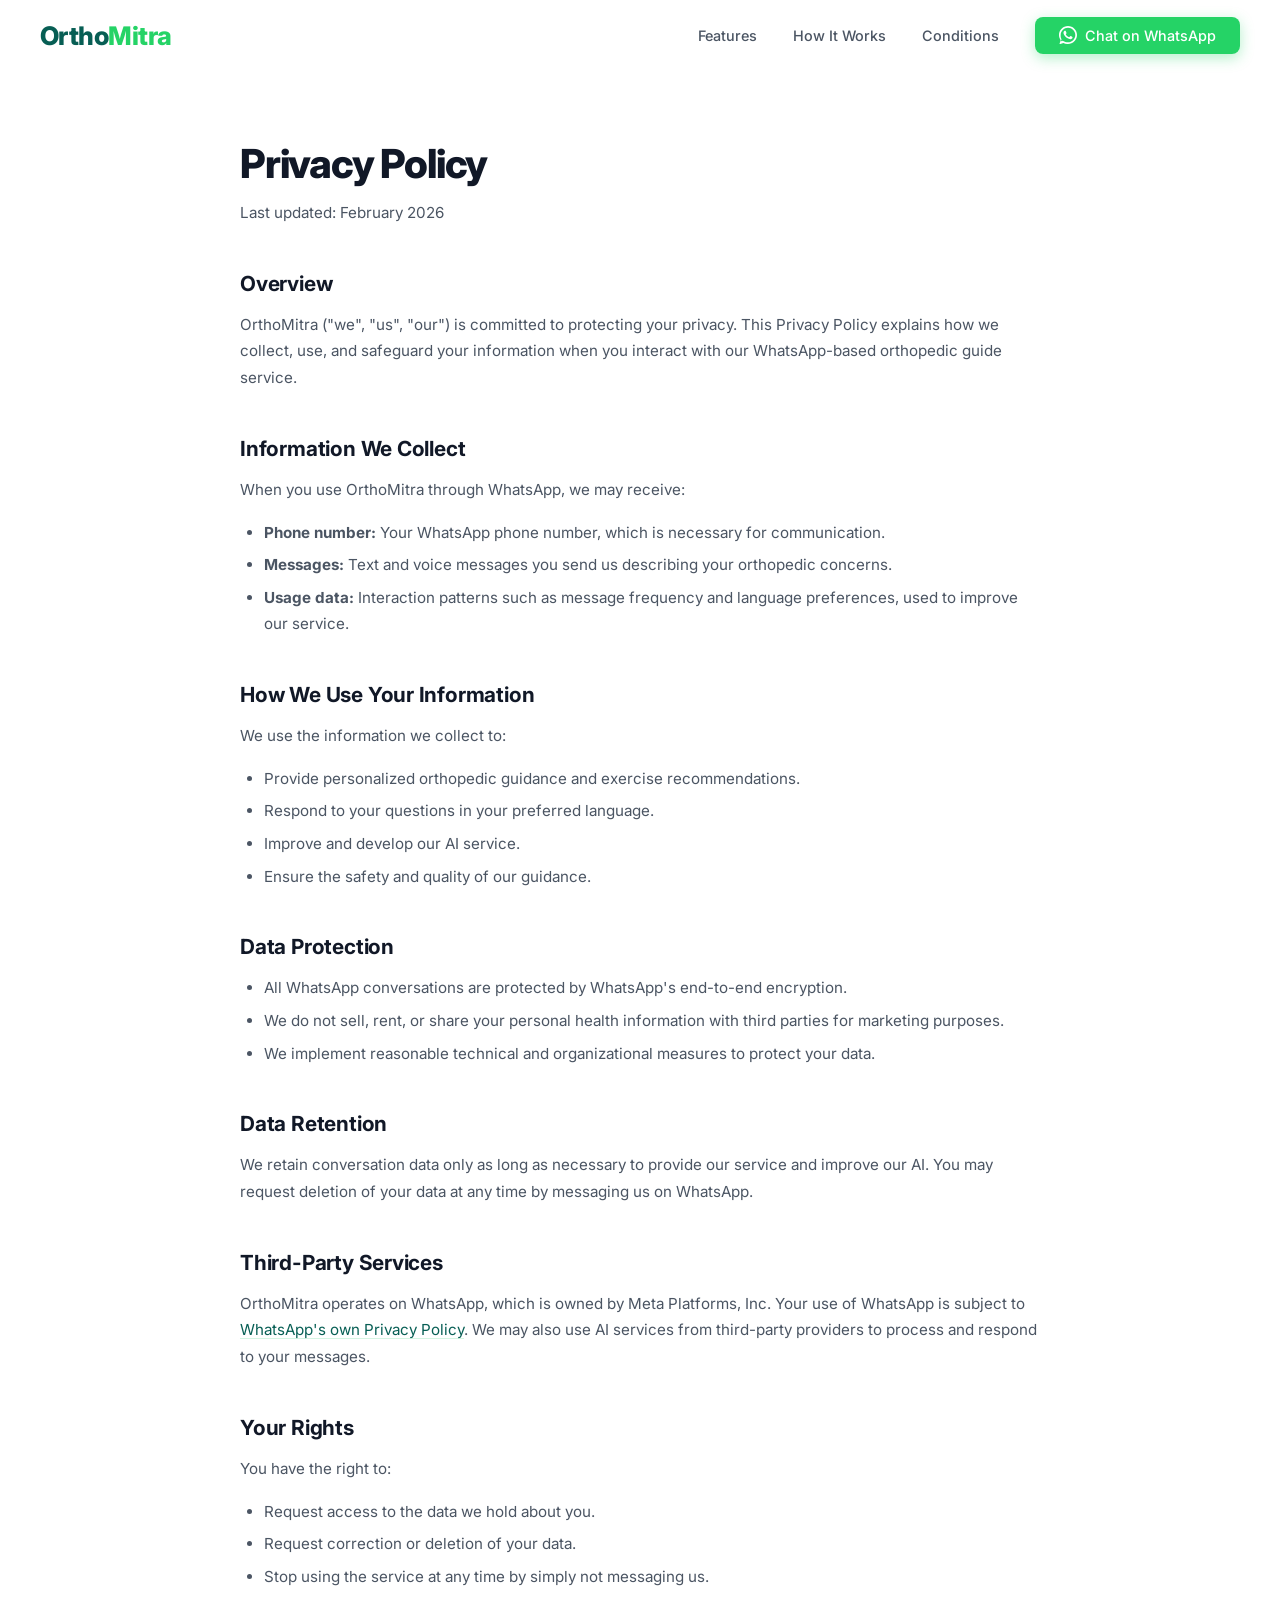
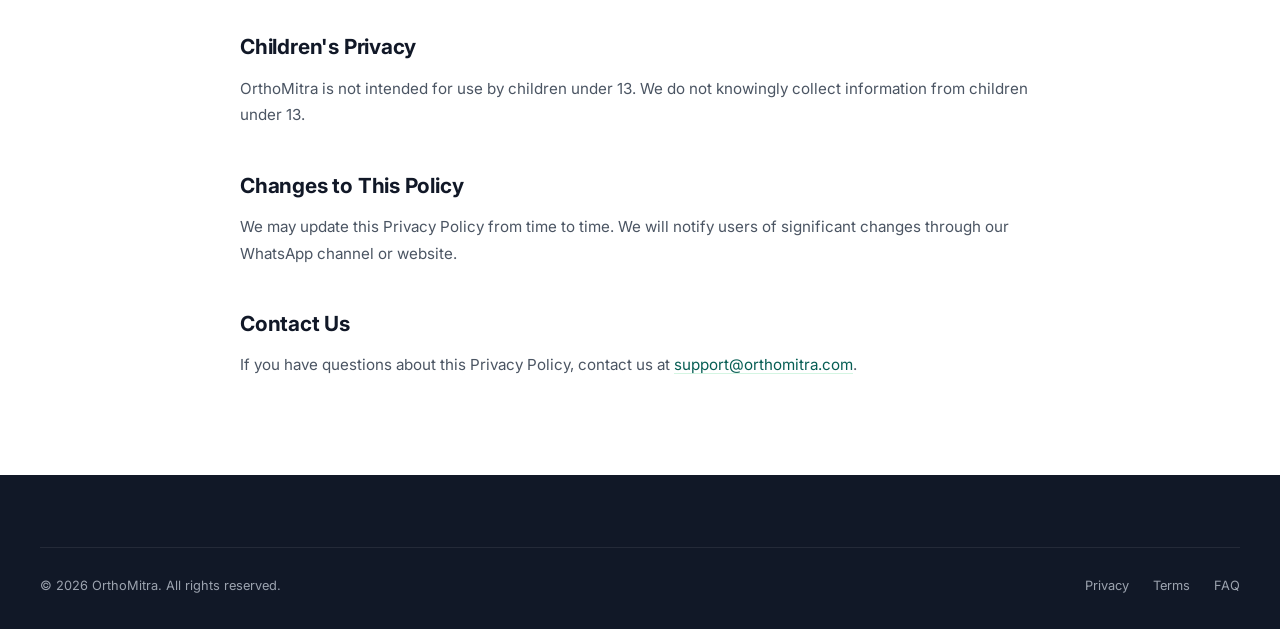
<file: privacy.html>
<!DOCTYPE html>
<html lang="en">
<head>
    <meta charset="UTF-8">
    <meta name="viewport" content="width=device-width, initial-scale=1.0">
    <title>Privacy Policy — OrthoMitra</title>
    <meta name="description" content="Privacy Policy for OrthoMitra — how we handle your data and protect your privacy.">
    <meta name="theme-color" content="#075E54">
    <link rel="icon" href="data:image/svg+xml,<svg xmlns='http://www.w3.org/2000/svg' viewBox='0 0 100 100'><text y='.9em' font-size='90'>🦴</text></svg>">
    <link rel="preconnect" href="https://fonts.googleapis.com">
    <link rel="preconnect" href="https://fonts.gstatic.com" crossorigin>
    <link href="https://fonts.googleapis.com/css2?family=Inter:wght@400;500;600;700;800&display=swap" rel="stylesheet">
    <link rel="stylesheet" href="css/style.css">
</head>
<body>

    <!-- Navbar -->
    <nav class="navbar">
        <div class="navbar-inner">
            <a href="index.html" class="logo">Ortho<span>Mitra</span></a>
            <ul class="nav-links" id="navLinks">
                <li><a href="index.html#features">Features</a></li>
                <li><a href="index.html#how-it-works">How It Works</a></li>
                <li><a href="index.html#conditions">Conditions</a></li>
                <li><a href="#" class="nav-cta" id="navCtaBtn">
                    <svg width="18" height="18" viewBox="0 0 24 24" fill="currentColor" style="vertical-align: -3px; margin-right: 4px;"><path d="M17.472 14.382c-.297-.149-1.758-.867-2.03-.967-.273-.099-.471-.148-.67.15-.197.297-.767.966-.94 1.164-.173.199-.347.223-.644.075-.297-.15-1.255-.463-2.39-1.475-.883-.788-1.48-1.761-1.653-2.059-.173-.297-.018-.458.13-.606.134-.133.298-.347.446-.52.149-.174.198-.298.298-.497.099-.198.05-.371-.025-.52-.075-.149-.669-1.612-.916-2.207-.242-.579-.487-.5-.669-.51-.173-.008-.371-.01-.57-.01-.198 0-.52.074-.792.372-.272.297-1.04 1.016-1.04 2.479 0 1.462 1.065 2.875 1.213 3.074.149.198 2.096 3.2 5.077 4.487.709.306 1.262.489 1.694.625.712.227 1.36.195 1.871.118.571-.085 1.758-.719 2.006-1.413.248-.694.248-1.289.173-1.413-.074-.124-.272-.198-.57-.347z"/><path d="M12 0C5.373 0 0 5.373 0 12c0 2.625.846 5.059 2.284 7.034L.789 23.492a.5.5 0 00.611.611l4.458-1.495A11.96 11.96 0 0012 24c6.627 0 12-5.373 12-12S18.627 0 12 0zm0 21.75c-2.35 0-4.527-.7-6.35-1.902l-.45-.29-2.645.887.887-2.645-.29-.45A9.71 9.71 0 012.25 12c0-5.385 4.365-9.75 9.75-9.75s9.75 4.365 9.75 9.75-4.365 9.75-9.75 9.75z"/></svg>
                    Chat on WhatsApp
                </a></li>
            </ul>
            <button class="mobile-menu-btn" id="mobileMenuBtn" aria-label="Toggle menu">
                <span></span>
                <span></span>
                <span></span>
            </button>
        </div>
    </nav>

    <!-- Page Content -->
    <section class="section legal-page">
        <div class="section-inner" style="max-width: 800px;">
            <h1>Privacy Policy</h1>
            <p class="legal-updated">Last updated: February 2026</p>

            <h2>Overview</h2>
            <p>OrthoMitra ("we", "us", "our") is committed to protecting your privacy. This Privacy Policy explains how we collect, use, and safeguard your information when you interact with our WhatsApp-based orthopedic guide service.</p>

            <h2>Information We Collect</h2>
            <p>When you use OrthoMitra through WhatsApp, we may receive:</p>
            <ul>
                <li><strong>Phone number:</strong> Your WhatsApp phone number, which is necessary for communication.</li>
                <li><strong>Messages:</strong> Text and voice messages you send us describing your orthopedic concerns.</li>
                <li><strong>Usage data:</strong> Interaction patterns such as message frequency and language preferences, used to improve our service.</li>
            </ul>

            <h2>How We Use Your Information</h2>
            <p>We use the information we collect to:</p>
            <ul>
                <li>Provide personalized orthopedic guidance and exercise recommendations.</li>
                <li>Respond to your questions in your preferred language.</li>
                <li>Improve and develop our AI service.</li>
                <li>Ensure the safety and quality of our guidance.</li>
            </ul>

            <h2>Data Protection</h2>
            <ul>
                <li>All WhatsApp conversations are protected by WhatsApp's end-to-end encryption.</li>
                <li>We do not sell, rent, or share your personal health information with third parties for marketing purposes.</li>
                <li>We implement reasonable technical and organizational measures to protect your data.</li>
            </ul>

            <h2>Data Retention</h2>
            <p>We retain conversation data only as long as necessary to provide our service and improve our AI. You may request deletion of your data at any time by messaging us on WhatsApp.</p>

            <h2>Third-Party Services</h2>
            <p>OrthoMitra operates on WhatsApp, which is owned by Meta Platforms, Inc. Your use of WhatsApp is subject to <a href="https://www.whatsapp.com/legal/privacy-policy" target="_blank" rel="noopener">WhatsApp's own Privacy Policy</a>. We may also use AI services from third-party providers to process and respond to your messages.</p>

            <h2>Your Rights</h2>
            <p>You have the right to:</p>
            <ul>
                <li>Request access to the data we hold about you.</li>
                <li>Request correction or deletion of your data.</li>
                <li>Stop using the service at any time by simply not messaging us.</li>
            </ul>

            <h2>Children's Privacy</h2>
            <p>OrthoMitra is not intended for use by children under 13. We do not knowingly collect information from children under 13.</p>

            <h2>Changes to This Policy</h2>
            <p>We may update this Privacy Policy from time to time. We will notify users of significant changes through our WhatsApp channel or website.</p>

            <h2>Contact Us</h2>
            <p>If you have questions about this Privacy Policy, contact us at <a href="mailto:support@orthomitra.com">support@orthomitra.com</a>.</p>
        </div>
    </section>

    <!-- Footer -->
    <footer class="footer">
        <div class="footer-inner">
            <div class="footer-bottom">
                <span>&copy; 2026 OrthoMitra. All rights reserved.</span>
                <div class="footer-bottom-links">
                    <a href="privacy.html">Privacy</a>
                    <a href="terms.html">Terms</a>
                    <a href="faq.html">FAQ</a>
                </div>
            </div>
        </div>
    </footer>

    <script src="js/main.js"></script>
</body>
</html>
</file>
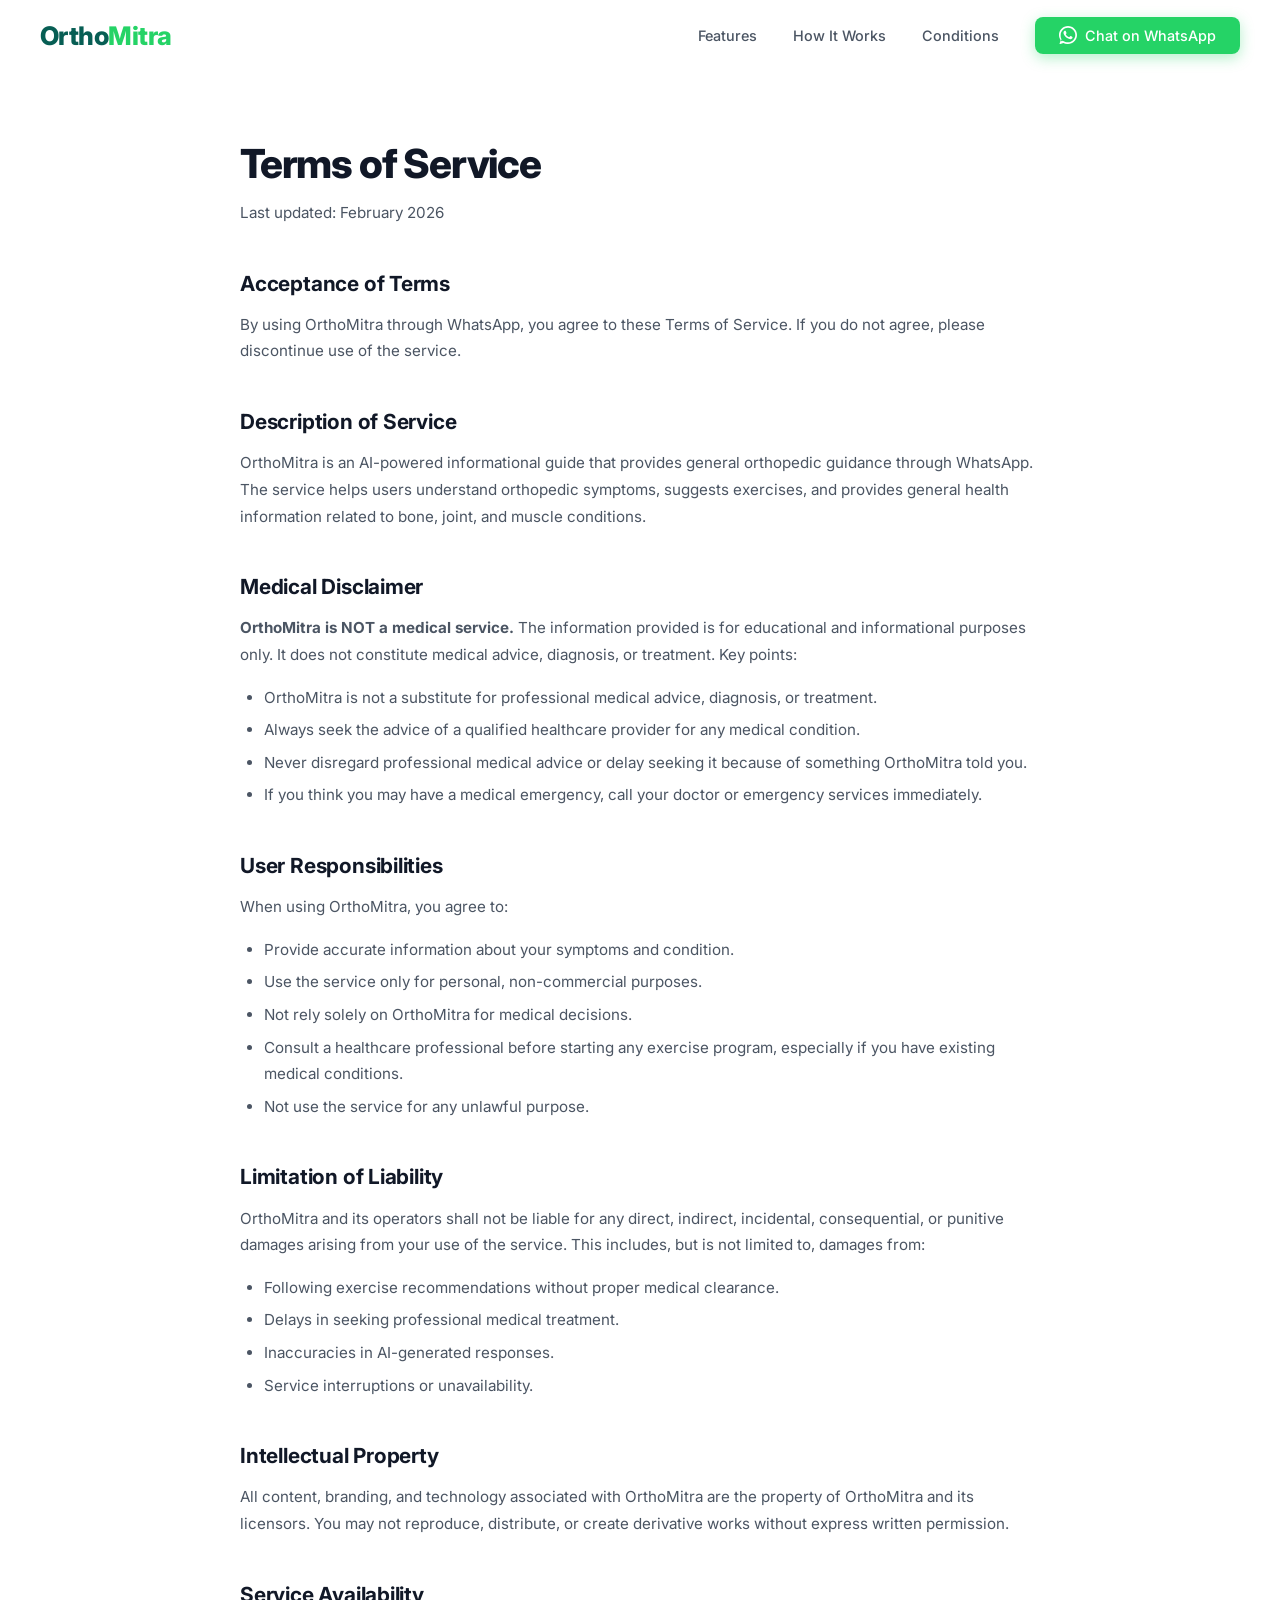
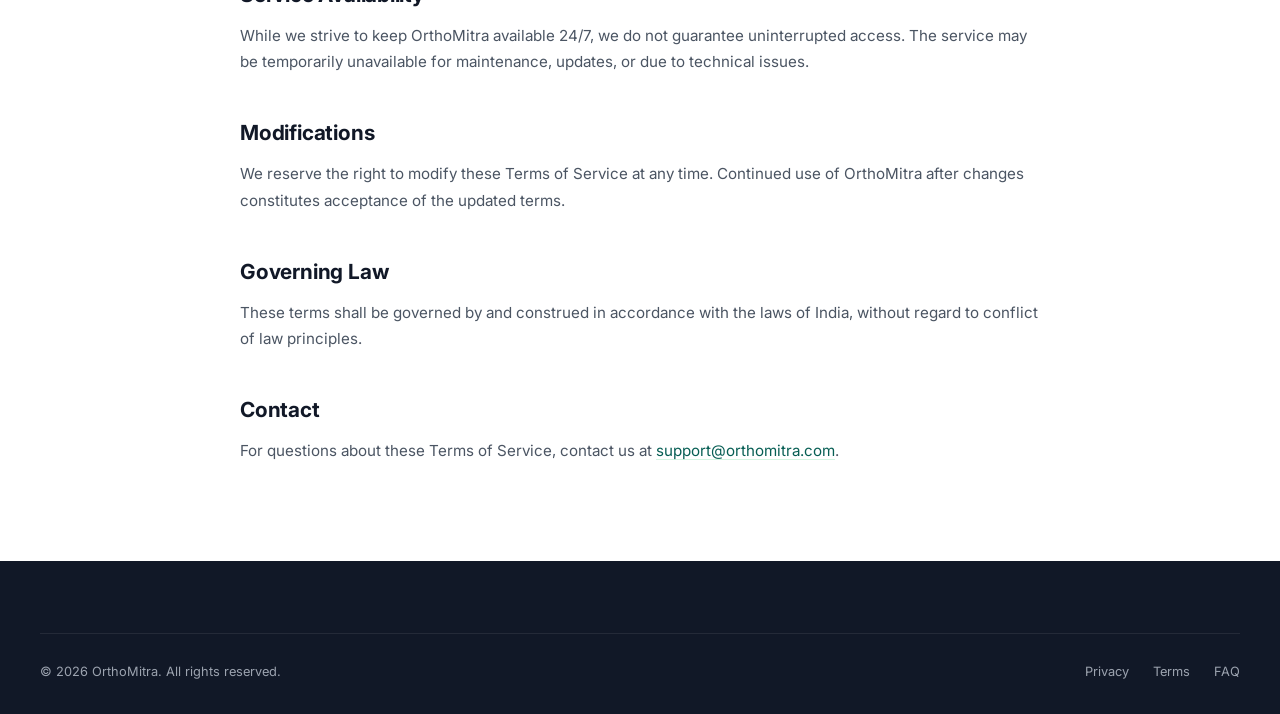
<file: terms.html>
<!DOCTYPE html>
<html lang="en">
<head>
    <meta charset="UTF-8">
    <meta name="viewport" content="width=device-width, initial-scale=1.0">
    <title>Terms of Service — OrthoMitra</title>
    <meta name="description" content="Terms of Service for OrthoMitra — your AI-powered orthopedic guide on WhatsApp.">
    <meta name="theme-color" content="#075E54">
    <link rel="icon" href="data:image/svg+xml,<svg xmlns='http://www.w3.org/2000/svg' viewBox='0 0 100 100'><text y='.9em' font-size='90'>🦴</text></svg>">
    <link rel="preconnect" href="https://fonts.googleapis.com">
    <link rel="preconnect" href="https://fonts.gstatic.com" crossorigin>
    <link href="https://fonts.googleapis.com/css2?family=Inter:wght@400;500;600;700;800&display=swap" rel="stylesheet">
    <link rel="stylesheet" href="css/style.css">
</head>
<body>

    <!-- Navbar -->
    <nav class="navbar">
        <div class="navbar-inner">
            <a href="index.html" class="logo">Ortho<span>Mitra</span></a>
            <ul class="nav-links" id="navLinks">
                <li><a href="index.html#features">Features</a></li>
                <li><a href="index.html#how-it-works">How It Works</a></li>
                <li><a href="index.html#conditions">Conditions</a></li>
                <li><a href="#" class="nav-cta" id="navCtaBtn">
                    <svg width="18" height="18" viewBox="0 0 24 24" fill="currentColor" style="vertical-align: -3px; margin-right: 4px;"><path d="M17.472 14.382c-.297-.149-1.758-.867-2.03-.967-.273-.099-.471-.148-.67.15-.197.297-.767.966-.94 1.164-.173.199-.347.223-.644.075-.297-.15-1.255-.463-2.39-1.475-.883-.788-1.48-1.761-1.653-2.059-.173-.297-.018-.458.13-.606.134-.133.298-.347.446-.52.149-.174.198-.298.298-.497.099-.198.05-.371-.025-.52-.075-.149-.669-1.612-.916-2.207-.242-.579-.487-.5-.669-.51-.173-.008-.371-.01-.57-.01-.198 0-.52.074-.792.372-.272.297-1.04 1.016-1.04 2.479 0 1.462 1.065 2.875 1.213 3.074.149.198 2.096 3.2 5.077 4.487.709.306 1.262.489 1.694.625.712.227 1.36.195 1.871.118.571-.085 1.758-.719 2.006-1.413.248-.694.248-1.289.173-1.413-.074-.124-.272-.198-.57-.347z"/><path d="M12 0C5.373 0 0 5.373 0 12c0 2.625.846 5.059 2.284 7.034L.789 23.492a.5.5 0 00.611.611l4.458-1.495A11.96 11.96 0 0012 24c6.627 0 12-5.373 12-12S18.627 0 12 0zm0 21.75c-2.35 0-4.527-.7-6.35-1.902l-.45-.29-2.645.887.887-2.645-.29-.45A9.71 9.71 0 012.25 12c0-5.385 4.365-9.75 9.75-9.75s9.75 4.365 9.75 9.75-4.365 9.75-9.75 9.75z"/></svg>
                    Chat on WhatsApp
                </a></li>
            </ul>
            <button class="mobile-menu-btn" id="mobileMenuBtn" aria-label="Toggle menu">
                <span></span>
                <span></span>
                <span></span>
            </button>
        </div>
    </nav>

    <!-- Page Content -->
    <section class="section legal-page">
        <div class="section-inner" style="max-width: 800px;">
            <h1>Terms of Service</h1>
            <p class="legal-updated">Last updated: February 2026</p>

            <h2>Acceptance of Terms</h2>
            <p>By using OrthoMitra through WhatsApp, you agree to these Terms of Service. If you do not agree, please discontinue use of the service.</p>

            <h2>Description of Service</h2>
            <p>OrthoMitra is an AI-powered informational guide that provides general orthopedic guidance through WhatsApp. The service helps users understand orthopedic symptoms, suggests exercises, and provides general health information related to bone, joint, and muscle conditions.</p>

            <h2>Medical Disclaimer</h2>
            <p><strong>OrthoMitra is NOT a medical service.</strong> The information provided is for educational and informational purposes only. It does not constitute medical advice, diagnosis, or treatment. Key points:</p>
            <ul>
                <li>OrthoMitra is not a substitute for professional medical advice, diagnosis, or treatment.</li>
                <li>Always seek the advice of a qualified healthcare provider for any medical condition.</li>
                <li>Never disregard professional medical advice or delay seeking it because of something OrthoMitra told you.</li>
                <li>If you think you may have a medical emergency, call your doctor or emergency services immediately.</li>
            </ul>

            <h2>User Responsibilities</h2>
            <p>When using OrthoMitra, you agree to:</p>
            <ul>
                <li>Provide accurate information about your symptoms and condition.</li>
                <li>Use the service only for personal, non-commercial purposes.</li>
                <li>Not rely solely on OrthoMitra for medical decisions.</li>
                <li>Consult a healthcare professional before starting any exercise program, especially if you have existing medical conditions.</li>
                <li>Not use the service for any unlawful purpose.</li>
            </ul>

            <h2>Limitation of Liability</h2>
            <p>OrthoMitra and its operators shall not be liable for any direct, indirect, incidental, consequential, or punitive damages arising from your use of the service. This includes, but is not limited to, damages from:</p>
            <ul>
                <li>Following exercise recommendations without proper medical clearance.</li>
                <li>Delays in seeking professional medical treatment.</li>
                <li>Inaccuracies in AI-generated responses.</li>
                <li>Service interruptions or unavailability.</li>
            </ul>

            <h2>Intellectual Property</h2>
            <p>All content, branding, and technology associated with OrthoMitra are the property of OrthoMitra and its licensors. You may not reproduce, distribute, or create derivative works without express written permission.</p>

            <h2>Service Availability</h2>
            <p>While we strive to keep OrthoMitra available 24/7, we do not guarantee uninterrupted access. The service may be temporarily unavailable for maintenance, updates, or due to technical issues.</p>

            <h2>Modifications</h2>
            <p>We reserve the right to modify these Terms of Service at any time. Continued use of OrthoMitra after changes constitutes acceptance of the updated terms.</p>

            <h2>Governing Law</h2>
            <p>These terms shall be governed by and construed in accordance with the laws of India, without regard to conflict of law principles.</p>

            <h2>Contact</h2>
            <p>For questions about these Terms of Service, contact us at <a href="mailto:support@orthomitra.com">support@orthomitra.com</a>.</p>
        </div>
    </section>

    <!-- Footer -->
    <footer class="footer">
        <div class="footer-inner">
            <div class="footer-bottom">
                <span>&copy; 2026 OrthoMitra. All rights reserved.</span>
                <div class="footer-bottom-links">
                    <a href="privacy.html">Privacy</a>
                    <a href="terms.html">Terms</a>
                    <a href="faq.html">FAQ</a>
                </div>
            </div>
        </div>
    </footer>

    <script src="js/main.js"></script>
</body>
</html>
</file>
<file: css/style.css>
/* ============================================
   OrthoMitra - Landing Page Styles
   ============================================ */

/* Reset & Variables */
*, *::before, *::after {
    margin: 0;
    padding: 0;
    box-sizing: border-box;
}

:root {
    --green: #25D366;
    --green-dark: #1da851;
    --green-light: #d4f5e2;
    --teal: #075E54;
    --teal-light: #128C7E;
    --white: #ffffff;
    --gray-50: #f9fafb;
    --gray-100: #f3f4f6;
    --gray-200: #e5e7eb;
    --gray-300: #d1d5db;
    --gray-400: #9ca3af;
    --gray-500: #6b7280;
    --gray-600: #4b5563;
    --gray-700: #374151;
    --gray-800: #1f2937;
    --gray-900: #111827;
    --shadow-sm: 0 1px 2px rgba(0, 0, 0, 0.05);
    --shadow-md: 0 4px 6px -1px rgba(0, 0, 0, 0.07), 0 2px 4px -2px rgba(0, 0, 0, 0.05);
    --shadow-lg: 0 10px 25px -3px rgba(0, 0, 0, 0.08), 0 4px 6px -4px rgba(0, 0, 0, 0.04);
    --shadow-xl: 0 20px 50px -12px rgba(0, 0, 0, 0.12);
    --shadow-green: 0 4px 14px rgba(37, 211, 102, 0.35);
    --radius-sm: 8px;
    --radius-md: 12px;
    --radius-lg: 16px;
    --radius-xl: 24px;
    --transition: 0.3s cubic-bezier(0.4, 0, 0.2, 1);
}

html {
    scroll-behavior: smooth;
    -webkit-font-smoothing: antialiased;
    -moz-osx-font-smoothing: grayscale;
}

body {
    font-family: 'Inter', -apple-system, BlinkMacSystemFont, 'Segoe UI', sans-serif;
    color: var(--gray-800);
    line-height: 1.6;
    overflow-x: hidden;
    background: var(--white);
}

a {
    text-decoration: none;
    color: inherit;
}

img {
    max-width: 100%;
    display: block;
}

/* ============================================
   Scroll Animations
   ============================================ */
.reveal {
    opacity: 0;
    transform: translateY(32px);
    transition: opacity 0.7s cubic-bezier(0.16, 1, 0.3, 1),
                transform 0.7s cubic-bezier(0.16, 1, 0.3, 1);
}

.reveal.visible {
    opacity: 1;
    transform: translateY(0);
}

.reveal-delay-1 { transition-delay: 0.1s; }
.reveal-delay-2 { transition-delay: 0.2s; }
.reveal-delay-3 { transition-delay: 0.3s; }
.reveal-delay-4 { transition-delay: 0.4s; }
.reveal-delay-5 { transition-delay: 0.5s; }

/* ============================================
   Navbar
   ============================================ */
.navbar {
    position: fixed;
    top: 0;
    left: 0;
    right: 0;
    z-index: 1000;
    background: rgba(255, 255, 255, 0.8);
    backdrop-filter: blur(20px);
    -webkit-backdrop-filter: blur(20px);
    border-bottom: 1px solid transparent;
    padding: 0 24px;
    transition: var(--transition);
}

.navbar.scrolled {
    background: rgba(255, 255, 255, 0.95);
    border-bottom-color: var(--gray-200);
    box-shadow: var(--shadow-sm);
}

.navbar-inner {
    max-width: 1200px;
    margin: 0 auto;
    display: flex;
    align-items: center;
    justify-content: space-between;
    height: 72px;
}

.logo {
    font-size: 1.6rem;
    font-weight: 800;
    color: var(--teal);
    letter-spacing: -0.02em;
}

.logo span {
    color: var(--green);
}

.nav-links {
    display: flex;
    align-items: center;
    gap: 36px;
    list-style: none;
}

.nav-links a {
    font-size: 0.9rem;
    font-weight: 500;
    color: var(--gray-600);
    transition: color var(--transition);
    position: relative;
}

.nav-links a:not(.nav-cta)::after {
    content: '';
    position: absolute;
    bottom: -4px;
    left: 0;
    width: 0;
    height: 2px;
    background: var(--green);
    transition: width var(--transition);
    border-radius: 1px;
}

.nav-links a:not(.nav-cta):hover::after {
    width: 100%;
}

.nav-links a:hover {
    color: var(--teal);
}

.nav-cta {
    background: var(--green);
    color: var(--white) !important;
    padding: 10px 24px;
    border-radius: var(--radius-sm);
    font-weight: 600;
    transition: all var(--transition);
    box-shadow: var(--shadow-green);
}

.nav-cta:hover {
    background: var(--green-dark);
    transform: translateY(-1px);
}

.nav-cta::after {
    display: none !important;
}

.mobile-menu-btn {
    display: none;
    background: none;
    border: none;
    cursor: pointer;
    padding: 8px;
    width: 44px;
    height: 44px;
    align-items: center;
    justify-content: center;
    border-radius: var(--radius-sm);
    transition: background var(--transition);
}

.mobile-menu-btn:hover {
    background: var(--gray-100);
}

.mobile-menu-btn span {
    display: block;
    width: 22px;
    height: 2px;
    background: var(--gray-700);
    transition: 0.3s;
    border-radius: 2px;
}

.mobile-menu-btn span:nth-child(2) {
    margin: 5px 0;
    width: 16px;
}

.mobile-menu-btn.active span:first-child {
    transform: rotate(45deg) translate(5px, 5px);
}

.mobile-menu-btn.active span:nth-child(2) {
    opacity: 0;
}

.mobile-menu-btn.active span:last-child {
    transform: rotate(-45deg) translate(5px, -5px);
}

/* ============================================
   Buttons
   ============================================ */
.btn {
    display: inline-flex;
    align-items: center;
    justify-content: center;
    gap: 10px;
    padding: 14px 32px;
    border-radius: var(--radius-md);
    font-size: 1rem;
    font-weight: 600;
    font-family: inherit;
    cursor: pointer;
    border: none;
    transition: all var(--transition);
    white-space: nowrap;
}

.btn-primary {
    background: var(--green);
    color: var(--white);
    box-shadow: var(--shadow-green);
}

.btn-primary:hover {
    background: var(--green-dark);
    transform: translateY(-2px);
    box-shadow: 0 8px 20px rgba(37, 211, 102, 0.4);
}

.btn-primary:active {
    transform: translateY(0);
}

.btn-secondary {
    background: var(--white);
    color: var(--gray-700);
    border: 2px solid var(--gray-200);
}

.btn-secondary:hover {
    border-color: var(--green);
    color: var(--teal);
    transform: translateY(-2px);
    box-shadow: var(--shadow-md);
}

.btn-lg {
    padding: 18px 40px;
    font-size: 1.1rem;
    border-radius: var(--radius-lg);
}

/* ============================================
   Hero
   ============================================ */
.hero {
    padding: 130px 24px 100px;
    background: linear-gradient(160deg, #f0fdf4 0%, #ecfdf5 30%, #f0fdfa 60%, #f5f3ff08 100%);
    min-height: 100vh;
    display: flex;
    align-items: center;
    position: relative;
    overflow: hidden;
}

.hero-bg-glow {
    position: absolute;
    width: 600px;
    height: 600px;
    border-radius: 50%;
    filter: blur(120px);
    opacity: 0.3;
    pointer-events: none;
}

.hero-bg-glow-1 {
    top: -100px;
    right: -100px;
    background: var(--green);
    opacity: 0.12;
}

.hero-bg-glow-2 {
    bottom: -200px;
    left: -200px;
    background: var(--teal);
    opacity: 0.08;
}

.hero-inner {
    max-width: 1200px;
    margin: 0 auto;
    display: grid;
    grid-template-columns: 1fr 1fr;
    gap: 80px;
    align-items: center;
    width: 100%;
    position: relative;
    z-index: 1;
}

.hero-badge {
    display: inline-flex;
    align-items: center;
    gap: 10px;
    background: var(--white);
    border: 1px solid var(--gray-200);
    border-radius: 100px;
    padding: 8px 20px 8px 14px;
    font-size: 0.85rem;
    font-weight: 600;
    color: var(--teal);
    margin-bottom: 28px;
    box-shadow: var(--shadow-sm);
}

.hero-badge-dot {
    width: 8px;
    height: 8px;
    background: var(--green);
    border-radius: 50%;
    animation: pulse-dot 2s ease-in-out infinite;
    box-shadow: 0 0 0 3px rgba(37, 211, 102, 0.2);
}

@keyframes pulse-dot {
    0%, 100% { box-shadow: 0 0 0 3px rgba(37, 211, 102, 0.2); }
    50% { box-shadow: 0 0 0 8px rgba(37, 211, 102, 0); }
}

.hero h1 {
    font-size: 3.5rem;
    font-weight: 800;
    line-height: 1.12;
    color: var(--gray-900);
    margin-bottom: 24px;
    letter-spacing: -0.03em;
}

.hero h1 .highlight {
    background: linear-gradient(135deg, var(--green), var(--teal-light));
    -webkit-background-clip: text;
    -webkit-text-fill-color: transparent;
    background-clip: text;
}

.hero-subtitle {
    font-size: 1.2rem;
    color: var(--gray-500);
    margin-bottom: 36px;
    max-width: 500px;
    line-height: 1.7;
}

.hero-buttons {
    display: flex;
    gap: 16px;
    margin-bottom: 56px;
    flex-wrap: wrap;
}

.hero-stats {
    display: flex;
    gap: 12px;
}

.hero-stat {
    background: var(--white);
    border: 1px solid var(--gray-200);
    border-radius: var(--radius-md);
    padding: 16px 28px;
    text-align: center;
    box-shadow: var(--shadow-sm);
    transition: all var(--transition);
}

.hero-stat:hover {
    transform: translateY(-2px);
    box-shadow: var(--shadow-md);
    border-color: var(--green-light);
}

.hero-stat-value {
    font-size: 1.5rem;
    font-weight: 800;
    color: var(--teal);
    letter-spacing: -0.02em;
}

.hero-stat-label {
    font-size: 0.78rem;
    color: var(--gray-500);
    font-weight: 500;
    margin-top: 2px;
}

/* ============================================
   Phone Mockup
   ============================================ */
.phone-mockup {
    position: relative;
    display: flex;
    justify-content: center;
}

.phone-mockup-glow {
    position: absolute;
    width: 320px;
    height: 320px;
    background: radial-gradient(circle, rgba(37, 211, 102, 0.12) 0%, transparent 70%);
    top: 50%;
    left: 50%;
    transform: translate(-50%, -50%);
    pointer-events: none;
}

/* iPhone 15-style frame */
.phone {
    width: 270px;
    background: #1a1a1e;
    border-radius: 46px;
    padding: 4px;
    position: relative;
    transform: perspective(1000px) rotateY(-4deg) rotateX(2deg);
    transition: transform 0.5s cubic-bezier(0.16, 1, 0.3, 1);
    box-shadow:
        0 0 0 1px rgba(255, 255, 255, 0.08) inset,
        0 25px 60px -10px rgba(0, 0, 0, 0.35),
        0 10px 25px -5px rgba(0, 0, 0, 0.2);
}

.phone:hover {
    transform: perspective(1000px) rotateY(0deg) rotateX(0deg);
}

/* Side buttons */
.phone-frame-btn {
    position: absolute;
    background: #2a2a2e;
    border-radius: 2px;
}

.phone-frame-btn-silent {
    width: 3px;
    height: 18px;
    left: -3px;
    top: 100px;
    border-radius: 2px 0 0 2px;
}

.phone-frame-btn-volup {
    width: 3px;
    height: 30px;
    left: -3px;
    top: 135px;
    border-radius: 2px 0 0 2px;
}

.phone-frame-btn-voldown {
    width: 3px;
    height: 30px;
    left: -3px;
    top: 175px;
    border-radius: 2px 0 0 2px;
}

.phone-frame-btn-power {
    width: 3px;
    height: 46px;
    right: -3px;
    top: 145px;
    border-radius: 0 2px 2px 0;
}

/* Screen area */
.phone-screen {
    background: var(--white);
    border-radius: 42px;
    overflow: hidden;
    position: relative;
}

/* Dynamic Island */
.phone-dynamic-island {
    position: absolute;
    top: 10px;
    left: 50%;
    transform: translateX(-50%);
    width: 80px;
    height: 22px;
    background: #1a1a1e;
    border-radius: 20px;
    z-index: 20;
}

/* Status bar */
.phone-status-bar {
    display: flex;
    justify-content: space-between;
    align-items: center;
    padding: 12px 22px 6px;
    font-size: 0.7rem;
    font-weight: 600;
    color: var(--white);
    background: linear-gradient(135deg, var(--teal), var(--teal-light));
    position: relative;
    z-index: 10;
}

.phone-status-time {
    font-size: 0.72rem;
    font-weight: 700;
    letter-spacing: 0.01em;
}

.phone-status-icons {
    display: flex;
    align-items: center;
    gap: 5px;
    color: var(--white);
}

.phone-status-icons svg {
    width: 14px;
    height: 10px;
}

.phone-battery {
    width: 20px;
    height: 9px;
    border: 1.5px solid var(--white);
    border-radius: 2px;
    position: relative;
    display: flex;
    align-items: center;
    padding: 1px;
}

.phone-battery::after {
    content: '';
    position: absolute;
    right: -4px;
    top: 50%;
    transform: translateY(-50%);
    width: 2px;
    height: 4px;
    background: var(--white);
    border-radius: 0 1px 1px 0;
}

.phone-battery-fill {
    width: 80%;
    height: 100%;
    background: var(--white);
    border-radius: 1px;
}

.phone-header {
    background: linear-gradient(135deg, var(--teal), var(--teal-light));
    padding: 8px 14px 12px;
    display: flex;
    align-items: center;
    gap: 10px;
}

.phone-back-arrow {
    color: var(--white);
    opacity: 0.9;
    font-size: 1rem;
}

.phone-avatar {
    width: 32px;
    height: 32px;
    background: linear-gradient(135deg, var(--green), var(--green-dark));
    border-radius: 50%;
    display: flex;
    align-items: center;
    justify-content: center;
    font-size: 0.65rem;
    font-weight: 700;
    color: var(--white);
    box-shadow: 0 2px 6px rgba(0, 0, 0, 0.15);
}

.phone-header-text {
    color: var(--white);
    flex: 1;
}

.phone-header-name {
    font-size: 0.82rem;
    font-weight: 600;
    letter-spacing: -0.01em;
}

.phone-header-status {
    font-size: 0.62rem;
    opacity: 0.8;
    font-weight: 400;
}

.phone-header-actions {
    display: flex;
    gap: 14px;
    color: var(--white);
    opacity: 0.9;
    font-size: 0.8rem;
}

.phone-chat {
    background: #efeae2;
    background-image:
        radial-gradient(circle at 20% 50%, rgba(37, 211, 102, 0.03) 0%, transparent 50%),
        radial-gradient(circle at 80% 20%, rgba(7, 94, 84, 0.03) 0%, transparent 50%);
    padding: 12px 8px;
    display: flex;
    flex-direction: column;
    gap: 5px;
}

/* Home indicator bar */
.phone-home-indicator {
    background: #efeae2;
    padding: 6px 0 8px;
    display: flex;
    justify-content: center;
}

.phone-home-indicator::after {
    content: '';
    width: 100px;
    height: 4px;
    background: var(--gray-800);
    border-radius: 4px;
    opacity: 0.25;
}

.chat-date-divider {
    text-align: center;
    margin: 4px 0 8px;
}

.chat-date-divider span {
    display: inline-block;
    background: rgba(225, 218, 208, 0.9);
    color: var(--gray-600);
    font-size: 0.58rem;
    font-weight: 500;
    padding: 3px 10px;
    border-radius: 6px;
    box-shadow: 0 1px 1px rgba(0, 0, 0, 0.06);
}

.chat-bubble {
    max-width: 82%;
    padding: 6px 9px 3px;
    border-radius: 8px;
    font-size: 0.68rem;
    line-height: 1.4;
    position: relative;
    box-shadow: 0 1px 1px rgba(0, 0, 0, 0.06);
    animation: bubble-in 0.4s cubic-bezier(0.16, 1, 0.3, 1) both;
}

@keyframes bubble-in {
    from {
        opacity: 0;
        transform: translateY(8px) scale(0.96);
    }
    to {
        opacity: 1;
        transform: translateY(0) scale(1);
    }
}

.chat-bubble:nth-child(2) { animation-delay: 0.3s; }
.chat-bubble:nth-child(3) { animation-delay: 0.6s; }
.chat-bubble:nth-child(4) { animation-delay: 0.9s; }
.chat-bubble:nth-child(5) { animation-delay: 1.2s; }
.chat-bubble:nth-child(6) { animation-delay: 1.5s; }
.chat-bubble:nth-child(7) { animation-delay: 1.8s; }

.chat-bubble.received {
    background: var(--white);
    align-self: flex-start;
    border-top-left-radius: 2px;
}

.chat-bubble.sent {
    background: #d9fdd3;
    align-self: flex-end;
    border-top-right-radius: 2px;
}

.chat-meta {
    display: flex;
    justify-content: flex-end;
    align-items: center;
    gap: 3px;
    margin-top: 2px;
}

.chat-time {
    font-size: 0.55rem;
    color: var(--gray-400);
}

.chat-check {
    color: #53bdeb;
    font-size: 0.55rem;
}

.phone-input-bar {
    background: #f0ebe3;
    padding: 5px 7px;
    display: flex;
    align-items: center;
    gap: 6px;
}

.phone-input {
    flex: 1;
    background: var(--white);
    border-radius: 18px;
    padding: 6px 12px;
    font-size: 0.65rem;
    color: var(--gray-400);
    border: none;
}

.phone-input-mic {
    width: 28px;
    height: 28px;
    background: var(--green);
    border-radius: 50%;
    display: flex;
    align-items: center;
    justify-content: center;
    color: var(--white);
    font-size: 0.75rem;
}

/* ============================================
   Sections shared
   ============================================ */
.section {
    padding: 100px 24px;
}

.section-inner {
    max-width: 1200px;
    margin: 0 auto;
}

.section-label {
    display: inline-flex;
    align-items: center;
    gap: 8px;
    font-size: 0.8rem;
    font-weight: 700;
    color: var(--green);
    text-transform: uppercase;
    letter-spacing: 2px;
    margin-bottom: 16px;
}

.section-label::before {
    content: '';
    display: inline-block;
    width: 24px;
    height: 2px;
    background: var(--green);
    border-radius: 1px;
}

.section-title {
    font-size: 2.5rem;
    font-weight: 800;
    color: var(--gray-900);
    margin-bottom: 16px;
    letter-spacing: -0.03em;
    line-height: 1.2;
}

.section-subtitle {
    font-size: 1.1rem;
    color: var(--gray-500);
    max-width: 600px;
    margin-bottom: 60px;
    line-height: 1.7;
}

.section-center {
    text-align: center;
}

.section-center .section-label::before,
.section-center .section-label::after {
    content: '';
    display: inline-block;
    width: 24px;
    height: 2px;
    background: var(--green);
    border-radius: 1px;
}

.section-center .section-subtitle {
    margin-left: auto;
    margin-right: auto;
}

/* ============================================
   Trusted By / Social Proof
   ============================================ */
.trusted-by {
    padding: 48px 24px;
    background: var(--white);
    border-bottom: 1px solid var(--gray-100);
}

.trusted-by-inner {
    max-width: 1200px;
    margin: 0 auto;
    text-align: center;
}

.trusted-by-label {
    font-size: 0.8rem;
    font-weight: 600;
    color: var(--gray-400);
    text-transform: uppercase;
    letter-spacing: 2px;
    margin-bottom: 28px;
}

.trusted-by-stats {
    display: flex;
    justify-content: center;
    gap: 48px;
    flex-wrap: wrap;
}

.trusted-stat {
    display: flex;
    align-items: center;
    gap: 14px;
}

.trusted-stat-icon {
    width: 48px;
    height: 48px;
    background: linear-gradient(135deg, var(--green-light), #ecfdf5);
    border-radius: var(--radius-md);
    display: flex;
    align-items: center;
    justify-content: center;
    font-size: 1.2rem;
}

.trusted-stat-text {
    text-align: left;
}

.trusted-stat-value {
    font-size: 1.3rem;
    font-weight: 800;
    color: var(--gray-900);
    letter-spacing: -0.02em;
}

.trusted-stat-label {
    font-size: 0.78rem;
    color: var(--gray-500);
    font-weight: 500;
}

/* ============================================
   Features
   ============================================ */
.features {
    background: var(--gray-50);
    position: relative;
}

.features::before {
    content: '';
    position: absolute;
    top: 0;
    left: 0;
    right: 0;
    height: 1px;
    background: linear-gradient(90deg, transparent, var(--gray-200), transparent);
}

.features-grid {
    display: grid;
    grid-template-columns: repeat(3, 1fr);
    gap: 24px;
}

.feature-card {
    background: var(--white);
    border: 1px solid var(--gray-200);
    border-radius: var(--radius-lg);
    padding: 36px 32px;
    transition: all var(--transition);
    position: relative;
    overflow: hidden;
}

.feature-card::before {
    content: '';
    position: absolute;
    top: 0;
    left: 0;
    right: 0;
    height: 3px;
    background: linear-gradient(90deg, var(--green), var(--teal-light));
    opacity: 0;
    transition: opacity var(--transition);
}

.feature-card:hover {
    transform: translateY(-6px);
    box-shadow: var(--shadow-lg);
    border-color: transparent;
}

.feature-card:hover::before {
    opacity: 1;
}

.feature-icon {
    width: 56px;
    height: 56px;
    background: linear-gradient(135deg, #ecfdf5, #d1fae5);
    border-radius: var(--radius-md);
    display: flex;
    align-items: center;
    justify-content: center;
    font-size: 1.5rem;
    margin-bottom: 24px;
    transition: transform var(--transition);
}

.feature-card:hover .feature-icon {
    transform: scale(1.1);
}

.feature-card h3 {
    font-size: 1.1rem;
    font-weight: 700;
    color: var(--gray-900);
    margin-bottom: 10px;
    letter-spacing: -0.01em;
}

.feature-card p {
    font-size: 0.9rem;
    color: var(--gray-500);
    line-height: 1.65;
}

/* ============================================
   How It Works
   ============================================ */
.how-it-works {
    background: var(--white);
    position: relative;
}

.steps {
    display: grid;
    grid-template-columns: repeat(3, 1fr);
    gap: 32px;
    position: relative;
}

.step {
    text-align: center;
    position: relative;
    padding: 40px 24px;
    background: var(--gray-50);
    border-radius: var(--radius-xl);
    border: 1px solid var(--gray-200);
    transition: all var(--transition);
}

.step:hover {
    transform: translateY(-4px);
    box-shadow: var(--shadow-lg);
    border-color: var(--green-light);
}

.step-number {
    width: 72px;
    height: 72px;
    background: linear-gradient(135deg, var(--green), var(--teal));
    border-radius: 50%;
    display: flex;
    align-items: center;
    justify-content: center;
    font-size: 1.6rem;
    font-weight: 800;
    color: var(--white);
    margin: 0 auto 28px;
    box-shadow: 0 8px 24px rgba(37, 211, 102, 0.25);
    position: relative;
}

.step-number::after {
    content: '';
    position: absolute;
    inset: -4px;
    border-radius: 50%;
    border: 2px dashed rgba(37, 211, 102, 0.3);
}

.step-icon {
    font-size: 2rem;
    margin-bottom: 8px;
}

.step h3 {
    font-size: 1.2rem;
    font-weight: 700;
    color: var(--gray-900);
    margin-bottom: 10px;
    letter-spacing: -0.01em;
}

.step p {
    font-size: 0.9rem;
    color: var(--gray-500);
    max-width: 280px;
    margin: 0 auto;
    line-height: 1.65;
}

.step-connector-line {
    display: none;
}

@media (min-width: 769px) {
    .step-connector-line {
        display: block;
        position: absolute;
        top: 76px;
        left: calc(50% + 52px);
        width: calc(100% - 104px);
        height: 2px;
    }

    .step-connector-line::before {
        content: '';
        position: absolute;
        top: 0;
        left: 0;
        right: 0;
        height: 2px;
        background: repeating-linear-gradient(
            90deg,
            var(--green) 0,
            var(--green) 8px,
            transparent 8px,
            transparent 16px
        );
    }

    .step-connector-line::after {
        content: '';
        position: absolute;
        right: -6px;
        top: -4px;
        width: 0;
        height: 0;
        border-top: 5px solid transparent;
        border-bottom: 5px solid transparent;
        border-left: 8px solid var(--green);
    }

    .step:last-child .step-connector-line {
        display: none;
    }
}

/* ============================================
   Conditions
   ============================================ */
.conditions {
    background: var(--gray-50);
}

.conditions-grid {
    display: grid;
    grid-template-columns: repeat(3, 1fr);
    gap: 20px;
}

.condition-card {
    background: var(--white);
    border: 1px solid var(--gray-200);
    border-radius: var(--radius-lg);
    padding: 28px 24px;
    display: flex;
    align-items: flex-start;
    gap: 16px;
    transition: all var(--transition);
    cursor: default;
}

.condition-card:hover {
    transform: translateY(-4px);
    box-shadow: var(--shadow-lg);
    border-color: var(--green);
}

.condition-icon {
    width: 52px;
    height: 52px;
    min-width: 52px;
    background: linear-gradient(135deg, #ecfdf5, #d1fae5);
    border-radius: var(--radius-md);
    display: flex;
    align-items: center;
    justify-content: center;
    font-size: 1.4rem;
    transition: transform var(--transition);
}

.condition-card:hover .condition-icon {
    transform: scale(1.1);
}

.condition-card h3 {
    font-size: 1.05rem;
    font-weight: 700;
    color: var(--gray-900);
    margin-bottom: 6px;
    letter-spacing: -0.01em;
}

.condition-card p {
    font-size: 0.85rem;
    color: var(--gray-500);
    line-height: 1.6;
}

/* ============================================
   Testimonials
   ============================================ */
.testimonials {
    background: var(--white);
    position: relative;
    overflow: hidden;
}

.testimonials-grid {
    display: grid;
    grid-template-columns: repeat(3, 1fr);
    gap: 24px;
}

.testimonial-card {
    background: var(--gray-50);
    border: 1px solid var(--gray-200);
    border-radius: var(--radius-lg);
    padding: 32px;
    transition: all var(--transition);
    position: relative;
}

.testimonial-card:hover {
    transform: translateY(-4px);
    box-shadow: var(--shadow-lg);
}

.testimonial-stars {
    display: flex;
    gap: 2px;
    margin-bottom: 16px;
    color: #fbbf24;
    font-size: 0.9rem;
}

.testimonial-text {
    font-size: 0.95rem;
    color: var(--gray-600);
    line-height: 1.7;
    margin-bottom: 24px;
    font-style: italic;
}

.testimonial-author {
    display: flex;
    align-items: center;
    gap: 12px;
}

.testimonial-avatar {
    width: 44px;
    height: 44px;
    border-radius: 50%;
    background: linear-gradient(135deg, var(--green), var(--teal));
    display: flex;
    align-items: center;
    justify-content: center;
    color: var(--white);
    font-weight: 700;
    font-size: 0.85rem;
}

.testimonial-author-name {
    font-size: 0.9rem;
    font-weight: 700;
    color: var(--gray-900);
}

.testimonial-author-detail {
    font-size: 0.78rem;
    color: var(--gray-400);
}

/* ============================================
   CTA Section
   ============================================ */
.cta-section {
    background: linear-gradient(135deg, var(--teal) 0%, #064e45 40%, var(--gray-900) 100%);
    text-align: center;
    position: relative;
    overflow: hidden;
}

.cta-section::before {
    content: '';
    position: absolute;
    top: -200px;
    right: -200px;
    width: 500px;
    height: 500px;
    background: radial-gradient(circle, rgba(37, 211, 102, 0.15) 0%, transparent 60%);
    pointer-events: none;
}

.cta-section::after {
    content: '';
    position: absolute;
    bottom: -200px;
    left: -200px;
    width: 500px;
    height: 500px;
    background: radial-gradient(circle, rgba(37, 211, 102, 0.1) 0%, transparent 60%);
    pointer-events: none;
}

.cta-section .section-inner {
    position: relative;
    z-index: 1;
}

.cta-section .section-title {
    color: var(--white);
    font-size: 2.8rem;
}

.cta-section .section-subtitle {
    color: rgba(255, 255, 255, 0.65);
    margin-left: auto;
    margin-right: auto;
    font-size: 1.15rem;
}

.cta-section .btn-primary {
    background: var(--green);
    font-size: 1.1rem;
    padding: 18px 40px;
}

.cta-section .btn-primary:hover {
    background: var(--green-dark);
    box-shadow: 0 8px 30px rgba(37, 211, 102, 0.5);
}

.cta-trust-badges {
    display: flex;
    justify-content: center;
    gap: 32px;
    margin-top: 40px;
    flex-wrap: wrap;
}

.cta-trust-badge {
    display: flex;
    align-items: center;
    gap: 8px;
    color: rgba(255, 255, 255, 0.5);
    font-size: 0.82rem;
    font-weight: 500;
}

.cta-trust-badge svg {
    width: 16px;
    height: 16px;
    fill: var(--green);
}

/* ============================================
   Footer
   ============================================ */
.footer {
    background: var(--gray-900);
    color: var(--gray-400);
    padding: 72px 24px 32px;
}

.footer-inner {
    max-width: 1200px;
    margin: 0 auto;
}

.footer-grid {
    display: grid;
    grid-template-columns: 2fr 1fr 1fr 1fr;
    gap: 48px;
    margin-bottom: 56px;
}

.footer-brand p {
    font-size: 0.9rem;
    line-height: 1.7;
    margin-top: 16px;
    max-width: 300px;
}

.footer h4 {
    color: var(--white);
    font-size: 0.85rem;
    font-weight: 700;
    margin-bottom: 20px;
    text-transform: uppercase;
    letter-spacing: 1px;
}

.footer-links {
    list-style: none;
    display: flex;
    flex-direction: column;
    gap: 12px;
}

.footer-links a {
    font-size: 0.88rem;
    transition: all var(--transition);
    display: inline-flex;
    align-items: center;
    gap: 6px;
}

.footer-links a:hover {
    color: var(--green);
    transform: translateX(4px);
}

.footer-bottom {
    border-top: 1px solid rgba(255, 255, 255, 0.08);
    padding-top: 28px;
    display: flex;
    justify-content: space-between;
    align-items: center;
    font-size: 0.8rem;
    flex-wrap: wrap;
    gap: 16px;
}

.footer-bottom-links {
    display: flex;
    gap: 24px;
}

.footer-bottom-links a {
    transition: color var(--transition);
}

.footer-bottom-links a:hover {
    color: var(--green);
}

/* ============================================
   Floating WhatsApp Button
   ============================================ */
.whatsapp-float {
    position: fixed;
    bottom: 28px;
    right: 28px;
    z-index: 999;
    width: 64px;
    height: 64px;
    background: var(--green);
    border-radius: 50%;
    display: flex;
    align-items: center;
    justify-content: center;
    box-shadow: 0 4px 20px rgba(37, 211, 102, 0.4);
    transition: all var(--transition);
    animation: float-bounce 3s ease-in-out infinite;
}

@keyframes float-bounce {
    0%, 100% { transform: translateY(0); }
    50% { transform: translateY(-6px); }
}

.whatsapp-float:hover {
    transform: scale(1.12) translateY(-2px);
    box-shadow: 0 8px 32px rgba(37, 211, 102, 0.5);
    animation: none;
}

.whatsapp-float svg {
    width: 34px;
    height: 34px;
    fill: var(--white);
}

.whatsapp-float-tooltip {
    position: absolute;
    right: 72px;
    top: 50%;
    transform: translateY(-50%);
    background: var(--white);
    color: var(--gray-700);
    padding: 8px 16px;
    border-radius: var(--radius-sm);
    font-size: 0.82rem;
    font-weight: 600;
    white-space: nowrap;
    box-shadow: var(--shadow-lg);
    opacity: 0;
    pointer-events: none;
    transition: opacity var(--transition);
}

.whatsapp-float-tooltip::after {
    content: '';
    position: absolute;
    right: -6px;
    top: 50%;
    transform: translateY(-50%);
    border-top: 6px solid transparent;
    border-bottom: 6px solid transparent;
    border-left: 6px solid var(--white);
}

.whatsapp-float:hover .whatsapp-float-tooltip {
    opacity: 1;
}

/* ============================================
   Legal / Info Pages (FAQ, Privacy, Terms)
   ============================================ */
.legal-page {
    padding-top: 140px;
    padding-bottom: 80px;
}

.legal-page h1 {
    font-size: 2.5rem;
    font-weight: 800;
    color: var(--gray-900);
    margin-bottom: 12px;
    letter-spacing: -0.03em;
    line-height: 1.2;
}

.legal-updated {
    font-size: 0.9rem;
    color: var(--gray-400);
    margin-bottom: 48px;
}

.legal-page h2 {
    font-size: 1.3rem;
    font-weight: 700;
    color: var(--gray-900);
    margin-top: 40px;
    margin-bottom: 12px;
    letter-spacing: -0.01em;
}

.legal-page p {
    font-size: 0.95rem;
    color: var(--gray-600);
    line-height: 1.75;
    margin-bottom: 16px;
}

.legal-page ul {
    margin: 8px 0 20px 24px;
    color: var(--gray-600);
    font-size: 0.95rem;
    line-height: 1.75;
}

.legal-page ul li {
    margin-bottom: 6px;
}

.legal-page a {
    color: var(--teal);
    text-decoration: underline;
    text-decoration-color: var(--green-light);
    text-underline-offset: 3px;
    transition: color var(--transition);
}

.legal-page a:hover {
    color: var(--green-dark);
}

/* FAQ items */
.faq-item {
    padding: 28px 0;
    border-bottom: 1px solid var(--gray-200);
}

.faq-item:first-of-type {
    padding-top: 0;
}

.faq-item:last-of-type {
    border-bottom: none;
}

.faq-item h3 {
    font-size: 1.1rem;
    font-weight: 700;
    color: var(--gray-900);
    margin-bottom: 10px;
    letter-spacing: -0.01em;
}

.faq-item p {
    font-size: 0.95rem;
    color: var(--gray-500);
    line-height: 1.7;
    margin-bottom: 0;
}

/* ============================================
   Mobile Responsive
   ============================================ */
@media (max-width: 1024px) {
    .hero h1 {
        font-size: 2.8rem;
    }

    .features-grid,
    .conditions-grid,
    .testimonials-grid {
        grid-template-columns: repeat(2, 1fr);
    }

    .footer-grid {
        grid-template-columns: 1fr 1fr;
        gap: 32px;
    }

    .cta-section .section-title {
        font-size: 2.3rem;
    }
}

@media (max-width: 768px) {
    .nav-links {
        display: none;
        position: fixed;
        top: 72px;
        left: 0;
        right: 0;
        bottom: 0;
        background: rgba(255, 255, 255, 0.98);
        backdrop-filter: blur(20px);
        flex-direction: column;
        padding: 32px 24px;
        gap: 8px;
        z-index: 999;
    }

    .nav-links.active {
        display: flex;
    }

    .nav-links li {
        width: 100%;
    }

    .nav-links a {
        display: block;
        padding: 14px 16px;
        font-size: 1.05rem;
        border-radius: var(--radius-sm);
        transition: background var(--transition);
    }

    .nav-links a:not(.nav-cta):hover {
        background: var(--gray-50);
    }

    .nav-links a:not(.nav-cta)::after {
        display: none;
    }

    .nav-cta {
        text-align: center;
        margin-top: 16px;
        padding: 16px 24px;
        font-size: 1rem;
    }

    .mobile-menu-btn {
        display: flex;
    }

    .hero {
        padding: 110px 24px 60px;
        min-height: auto;
    }

    .hero-inner {
        grid-template-columns: 1fr;
        gap: 48px;
        text-align: center;
    }

    .hero h1 {
        font-size: 2.2rem;
    }

    .hero-subtitle {
        margin-left: auto;
        margin-right: auto;
        font-size: 1.05rem;
    }

    .hero-buttons {
        justify-content: center;
    }

    .hero-stats {
        justify-content: center;
        flex-wrap: wrap;
    }

    .hero-stat {
        padding: 12px 20px;
    }

    .phone {
        width: 240px;
        transform: none;
    }

    .phone:hover {
        transform: none;
    }

    .phone-frame-btn {
        display: none;
    }

    .section {
        padding: 72px 24px;
    }

    .section-title {
        font-size: 1.9rem;
    }

    .features-grid,
    .steps,
    .conditions-grid,
    .testimonials-grid {
        grid-template-columns: 1fr;
        max-width: 440px;
        margin-left: auto;
        margin-right: auto;
    }

    .conditions-grid {
        max-width: 100%;
    }

    .cta-section .section-title {
        font-size: 1.9rem;
    }

    .trusted-by-stats {
        gap: 24px;
    }

    .footer-grid {
        grid-template-columns: 1fr;
        gap: 32px;
    }

    .footer-bottom {
        flex-direction: column;
        text-align: center;
    }

    .whatsapp-float {
        bottom: 20px;
        right: 20px;
        width: 56px;
        height: 56px;
    }

    .whatsapp-float svg {
        width: 28px;
        height: 28px;
    }

    .whatsapp-float-tooltip {
        display: none;
    }

    .legal-page {
        padding-top: 110px;
        padding-bottom: 60px;
    }

    .legal-page h1 {
        font-size: 1.9rem;
    }

    .legal-page h2 {
        font-size: 1.15rem;
        margin-top: 32px;
    }
}

@media (max-width: 480px) {
    .hero h1 {
        font-size: 1.85rem;
    }

    .hero-stats {
        gap: 8px;
    }

    .hero-stat {
        padding: 10px 16px;
    }

    .hero-stat-value {
        font-size: 1.25rem;
    }

    .section-title {
        font-size: 1.6rem;
    }

    .btn {
        padding: 12px 24px;
        font-size: 0.9rem;
    }

    .btn-lg {
        padding: 16px 32px;
        font-size: 1rem;
    }

    .legal-page h1 {
        font-size: 1.6rem;
    }

    .legal-page p,
    .legal-page ul {
        font-size: 0.9rem;
    }

    .faq-item {
        padding: 22px 0;
    }

    .faq-item h3 {
        font-size: 1rem;
    }
}
</file>
